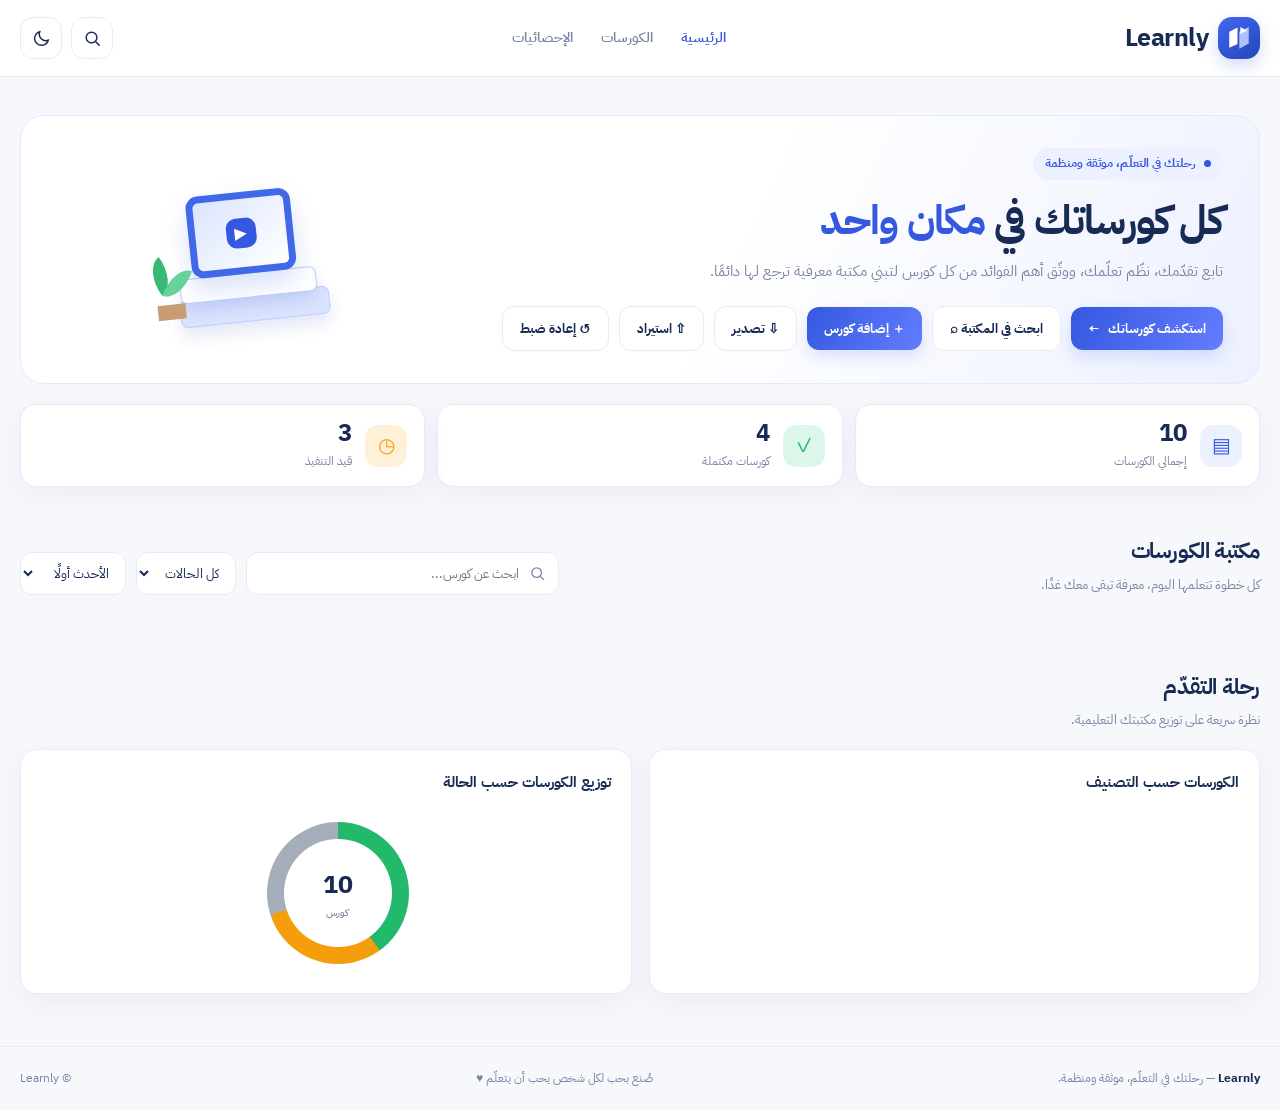
<file: index(1).html>
<!doctype html>
<html lang="ar" dir="rtl">
<head>
<meta charset="utf-8"><meta name="viewport" content="width=device-width,initial-scale=1,viewport-fit=cover"><meta name="theme-color" content="#f7f8ff"><meta name="description" content="Learnly — مركزك الشخصي لمتابعة الكورسات وتوثيق ما تعلمته"><title>Learnly | كورساتك في مكان واحد</title>
<link rel="manifest" href="manifest.webmanifest"><link rel="icon" href="icons/icon-192.png"><link rel="preconnect" href="https://fonts.googleapis.com"><link rel="preconnect" href="https://fonts.gstatic.com" crossorigin><link href="https://fonts.googleapis.com/css2?family=IBM+Plex+Sans+Arabic:wght@400;500;600;700&display=swap" rel="stylesheet">
<style>
:root{--bg:#f7f8fc;--surface:#fff;--surface2:#f2f4ff;--text:#172b55;--muted:#7885a2;--line:#e7ebf5;--primary:#3458df;--primary2:#637dff;--bluewash:#edf1ff;--green:#22b96b;--greenbg:#dcf7e9;--orange:#f59e0b;--orangebg:#fff0d8;--gray:#98a1b2;--graybg:#edf0f5;--shadow:0 8px 28px rgba(37,57,110,.055);--radius:16px}*{box-sizing:border-box}html{scroll-behavior:smooth}body{margin:0;background:var(--bg);color:var(--text);font-family:'IBM Plex Sans Arabic',Tahoma,sans-serif;line-height:1.65}body.dark{--bg:#0b1223;--surface:#111d34;--surface2:#182744;--text:#edf2ff;--muted:#a1aec9;--line:#263653;--bluewash:#1d2d55;--greenbg:#153b31;--orangebg:#49351a;--graybg:#293246;--shadow:0 8px 28px rgba(0,0,0,.16)}button,input,select{font:inherit}button{cursor:pointer}a{color:inherit;text-decoration:none}.container{width:min(1240px,calc(100% - 36px));margin:auto}.topbar{position:sticky;top:0;z-index:20;background:color-mix(in srgb,var(--surface) 92%,transparent);backdrop-filter:blur(16px);border-bottom:1px solid var(--line)}.nav{height:76px;display:flex;align-items:center;justify-content:space-between;gap:22px}.brand{display:flex;align-items:center;gap:10px;font-size:25px;font-weight:700;letter-spacing:-.5px}.brand-mark{width:42px;height:42px;border-radius:14px;background:linear-gradient(145deg,#4268f3,#2445b8);display:grid;place-items:center;color:#fff;box-shadow:0 7px 16px #3458df35}.brand-mark svg{width:26px}.navlinks{display:flex;gap:28px;align-items:center;color:var(--muted);font-size:14px;font-weight:600}.navlinks a.active,.navlinks a:hover{color:var(--primary)}.nav-actions{display:flex;gap:9px;align-items:center}.iconbtn{width:42px;height:42px;border:1px solid var(--line);background:var(--surface);color:var(--text);border-radius:13px;display:grid;place-items:center}.iconbtn svg{width:19px;height:19px}.hero{padding:38px 0 24px}.hero-panel{position:relative;overflow:hidden;border:1px solid #e4e9ff;border-radius:24px;padding:32px 36px;background:linear-gradient(115deg,var(--surface) 0%,var(--surface) 57%,#edf1ff 100%);display:grid;grid-template-columns:1.35fr .65fr;gap:24px;align-items:center}.dark .hero-panel{background:linear-gradient(115deg,var(--surface),var(--surface) 57%,#1b2a4e)}.eyebrow{display:inline-flex;gap:8px;align-items:center;background:var(--bluewash);color:var(--primary);border-radius:999px;padding:6px 12px;font-size:12px;font-weight:700}.eyebrow i{width:7px;height:7px;border-radius:50%;background:var(--primary)}h1{font-size:clamp(27px,3.2vw,42px);line-height:1.3;letter-spacing:-1px;margin:14px 0 12px} .hero p{color:var(--muted);max-width:670px;margin:0 0 22px;font-size:15px}.hero-actions{display:flex;gap:10px;flex-wrap:wrap}.btn{border:0;border-radius:12px;padding:11px 17px;font-weight:700;font-size:13px;display:inline-flex;gap:8px;align-items:center;justify-content:center;transition:transform .15s,box-shadow .15s}.btn:hover{transform:translateY(-1px)}.btn-primary{background:linear-gradient(120deg,var(--primary),var(--primary2));color:#fff;box-shadow:0 7px 16px #3458df2b}.btn-secondary{background:var(--surface);color:var(--text);border:1px solid var(--line)}.hero-art{min-height:190px;display:grid;place-items:center;position:relative}.artbook{width:190px;height:145px;position:relative;transform:rotate(-6deg)}.book{position:absolute;bottom:0;right:14px;width:150px;height:28px;border-radius:7px;background:#dbe4ff;border:1px solid #bdccff;box-shadow:0 9px 16px #2649b520}.book.b2{bottom:24px;right:25px;background:#fff;width:137px;height:25px}.screen{position:absolute;right:43px;bottom:48px;width:105px;height:82px;border:7px solid #4168e9;border-radius:12px;background:linear-gradient(140deg,#dce5ff,#fff);box-shadow:0 12px 24px #3458df2e;display:grid;place-items:center}.play{width:30px;height:30px;background:var(--primary);color:white;border-radius:10px;display:grid;place-items:center}.plant{position:absolute;bottom:10px;left:4px;width:28px;height:45px;border-bottom:15px solid #c89c75}.plant:before,.plant:after{content:'';position:absolute;background:#38b976;width:20px;height:33px;border-radius:100% 0 100% 0;transform:rotate(-30deg);top:-16px;left:-4px}.plant:after{transform:rotate(25deg);left:12px;top:-7px;background:#67d39b}.stats{display:grid;grid-template-columns:repeat(3,1fr);gap:12px;margin-top:20px}.stat{background:var(--surface);border:1px solid var(--line);border-radius:16px;padding:15px 17px;display:flex;align-items:center;gap:13px;box-shadow:var(--shadow)}.stat-icon{width:42px;height:42px;border-radius:13px;background:var(--bluewash);color:var(--primary);display:grid;place-items:center;font-size:20px}.stat-num{font-size:24px;font-weight:700;line-height:1.1}.stat-label{color:var(--muted);font-size:12px;margin-top:5px}.section{padding:22px 0}.section-head{display:flex;align-items:end;justify-content:space-between;gap:14px;margin-bottom:18px}.section-head h2{font-size:22px;margin:0;letter-spacing:-.4px}.section-head p{color:var(--muted);font-size:13px;margin:4px 0 0}.category-row{display:flex;gap:8px;overflow-x:auto;padding:2px 0 10px;scrollbar-width:thin}.chip{white-space:nowrap;border:1px solid var(--line);background:var(--surface);color:var(--muted);border-radius:999px;padding:8px 15px;font-size:12px;font-weight:600}.chip.active{background:var(--primary);border-color:var(--primary);color:#fff}.filters{display:flex;align-items:center;gap:10px;flex-wrap:wrap}.searchbox{height:43px;display:flex;align-items:center;gap:8px;background:var(--surface);border:1px solid var(--line);border-radius:12px;padding:0 12px;min-width:230px}.searchbox svg{width:17px;color:var(--muted);flex-shrink:0}.searchbox input{border:0;outline:0;background:transparent;color:var(--text);width:100%;font-size:13px}.select{height:43px;background:var(--surface);border:1px solid var(--line);border-radius:12px;color:var(--text);padding:0 12px;font-size:13px;outline:none}.course-grid{display:grid;grid-template-columns:repeat(3,minmax(0,1fr));gap:17px}.course-card{background:var(--surface);border:1px solid var(--line);border-radius:17px;overflow:hidden;box-shadow:var(--shadow);transition:transform .18s,border-color .18s;cursor:pointer;min-width:0}.course-card:hover{transform:translateY(-3px);border-color:#c8d2ff}.course-cover{height:145px;position:relative;overflow:hidden;background:linear-gradient(135deg,#eaf0ff,#cdd9ff)}.course-cover img{width:100%;height:100%;object-fit:cover;display:block}.cover-overlay{position:absolute;inset:0;background:linear-gradient(0deg,rgba(17,34,76,.28),transparent 62%)}.status{position:absolute;top:12px;right:12px;border-radius:8px;padding:5px 9px;font-size:10px;font-weight:700;z-index:1}.status.done{background:var(--greenbg);color:var(--green)}.status.progress{background:var(--orangebg);color:#d88900}.status.todo{background:var(--graybg);color:#7b8494}.cover-symbol{position:absolute;bottom:13px;left:14px;font-size:26px;filter:drop-shadow(0 2px 5px #0002)}.card-body{padding:15px 16px 16px}.cat-label{font-size:10px;font-weight:700;color:var(--primary);background:var(--bluewash);border-radius:7px;padding:4px 8px;display:inline-block;margin-bottom:9px}.card-title{font-size:16px;font-weight:700;margin:0 0 5px;line-height:1.55}.instructor{font-size:11px;color:var(--muted)}.meta-row{display:flex;align-items:center;justify-content:space-between;gap:8px;margin-top:14px;padding-top:12px;border-top:1px solid var(--line);font-size:11px;color:var(--muted)}.rating{color:#f59e0b;font-weight:700;white-space:nowrap}.card-foot{display:flex;gap:8px;margin-top:13px}.card-foot .btn{width:100%;padding:9px;font-size:12px}.progressbar{height:5px;background:var(--line);border-radius:99px;overflow:hidden;margin-top:12px}.progressbar span{height:100%;display:block;background:linear-gradient(90deg,var(--primary),#7d92ff);border-radius:99px}.empty{padding:44px 15px;text-align:center;color:var(--muted);background:var(--surface);border:1px dashed var(--line);border-radius:16px;grid-column:1/-1}.analytics{display:grid;grid-template-columns:1fr 1fr;gap:17px}.panel{background:var(--surface);border:1px solid var(--line);border-radius:17px;padding:20px;box-shadow:var(--shadow)}.panel h3{font-size:15px;margin:0 0 18px}.bars{display:grid;gap:14px}.bar-row{display:grid;grid-template-columns:100px 1fr 26px;gap:10px;align-items:center;font-size:12px}.bar-track{height:8px;border-radius:99px;background:var(--line);overflow:hidden}.bar-track span{height:100%;display:block;border-radius:99px;background:linear-gradient(90deg,#3458df,#7d91ff)}.donut-wrap{display:flex;align-items:center;justify-content:center;gap:24px;min-height:160px}.donut{width:142px;height:142px;border-radius:50%;background:conic-gradient(var(--green) 0 40%,var(--orange) 40% 70%,#a5adbb 70% 100%);display:grid;place-items:center;position:relative;flex-shrink:0}.donut:before{content:'';position:absolute;inset:17px;border-radius:50%;background:var(--surface)}.donut-center{position:relative;text-align:center;font-size:25px;font-weight:700}.donut-center small{display:block;font-size:10px;color:var(--muted);font-weight:500}.legend{display:grid;gap:10px;font-size:12px;color:var(--muted)}.legend span{display:flex;align-items:center;gap:8px}.dot{width:9px;height:9px;border-radius:50%;display:inline-block}.footer{margin-top:30px;border-top:1px solid var(--line);padding:22px 0;color:var(--muted);font-size:12px}.footer-inner{display:flex;justify-content:space-between;gap:15px;flex-wrap:wrap}.footer strong{color:var(--text)}
/* details view */
.detail-view{display:none;padding:26px 0 45px}.detail-top{display:flex;align-items:center;justify-content:space-between;gap:12px;margin-bottom:20px}.detail-layout{display:grid;grid-template-columns:minmax(0,1.55fr) minmax(270px,.8fr);gap:20px}.detail-main,.detail-side{background:var(--surface);border:1px solid var(--line);border-radius:18px;overflow:hidden}.detail-cover{height:235px;position:relative}.detail-cover img{width:100%;height:100%;object-fit:cover}.detail-content{padding:24px}.detail-content h1{font-size:29px;margin:12px 0 6px}.detail-content>p{color:var(--muted);font-size:14px}.learned{background:var(--bluewash);border:1px solid #dfe6ff;border-radius:15px;padding:19px;margin:20px 0}.learned h3{margin:0 0 10px;font-size:16px}.learned ul,.detail-content ul{padding-right:21px;margin:0}.learned li,.detail-content li{margin:7px 0;font-size:13px}.detail-content h3{font-size:17px;margin:25px 0 10px}.detail-content table{border-collapse:collapse;width:100%;font-size:12px;margin:12px 0}.detail-content th,.detail-content td{border:1px solid var(--line);padding:10px;text-align:right}.detail-content th{background:var(--surface2)}.detail-side{padding:20px;height:max-content}.detail-side h3{margin:0 0 16px;font-size:16px}.detail-info{display:grid;gap:13px}.info-row{display:flex;justify-content:space-between;gap:10px;font-size:12px;border-bottom:1px solid var(--line);padding-bottom:11px}.info-row span{color:var(--muted)}.detail-side .btn{width:100%;margin-top:17px}.detail-nav{display:flex;justify-content:space-between;gap:10px;margin-top:18px}.toast{position:fixed;bottom:20px;left:20px;background:var(--text);color:var(--surface);padding:11px 16px;border-radius:12px;box-shadow:var(--shadow);font-size:13px;opacity:0;transform:translateY(10px);transition:.2s;pointer-events:none;z-index:100}.toast.show{opacity:1;transform:translateY(0)}
@media(max-width:900px){.hero-panel{grid-template-columns:1fr .45fr;padding:26px}.hero-art{transform:scale(.8)}.course-grid{grid-template-columns:repeat(2,minmax(0,1fr))}.detail-layout{grid-template-columns:1fr}.detail-side{order:-1}.navlinks{gap:15px}.analytics{grid-template-columns:1fr 1fr}}@media(max-width:620px){.container{width:calc(100% - 26px)}.nav{height:64px}.brand{font-size:22px}.brand-mark{width:37px;height:37px}.navlinks{display:none}.hero{padding-top:20px}.hero-panel{display:block;padding:23px 20px;border-radius:20px}.hero-art{display:none}.hero p{font-size:13px}.stats{gap:8px;margin-top:13px}.stat{padding:12px 9px;display:block;text-align:center}.stat-icon{margin:0 auto 8px;width:34px;height:34px;font-size:16px}.stat-num{font-size:20px}.stat-label{font-size:10px}.section{padding:16px 0}.section-head{align-items:start;flex-direction:column}.section-head h2{font-size:20px}.filters{width:100%}.searchbox{min-width:0;flex:1;width:100%}.select{flex:1;min-width:0}.course-grid{grid-template-columns:1fr;gap:13px}.course-cover{height:165px}.card-body{padding:14px}.analytics{grid-template-columns:1fr}.donut-wrap{gap:17px}.donut{width:125px;height:125px}.donut:before{inset:15px}.detail-top{align-items:flex-start;flex-direction:column}.detail-cover{height:180px}.detail-content{padding:18px}.detail-content h1{font-size:24px}.detail-side{padding:16px}.footer-inner{flex-direction:column}.bar-row{grid-template-columns:90px 1fr 22px}}@media(prefers-reduced-motion:reduce){*{scroll-behavior:auto!important;transition:none!important}}

/* أدوات إدارة المحتوى */
.hero-actions{align-items:center}.hero-actions .btn{min-height:42px}.modal-backdrop{display:none;position:fixed;inset:0;z-index:100;background:#101a32a8;backdrop-filter:blur(5px);padding:20px;overflow:auto;align-items:flex-start;justify-content:center}.modal-backdrop.open{display:flex}.editor-modal{width:min(850px,100%);margin:auto;background:var(--surface);color:var(--text);border:1px solid var(--line);border-radius:20px;box-shadow:0 25px 80px #0003;padding:22px}.editor-head{display:flex;justify-content:space-between;align-items:center;gap:14px;margin-bottom:20px}.editor-head h2{font-size:23px;margin:8px 0 0}.form-grid{display:grid;grid-template-columns:repeat(2,minmax(0,1fr));gap:14px}.form-grid label{display:grid;gap:6px;font-size:12px;font-weight:700;color:var(--muted)}.form-grid label.wide{grid-column:1/-1}.form-grid input,.form-grid select,.form-grid textarea{width:100%;min-width:0;border:1px solid var(--line);border-radius:11px;padding:11px 12px;background:var(--bg);color:var(--text);outline:none;font:inherit;font-size:13px}.form-grid input:focus,.form-grid select:focus,.form-grid textarea:focus{border-color:var(--primary);box-shadow:0 0 0 3px #3458df18}.form-grid textarea{resize:vertical}.form-grid small{font-size:11px;font-weight:400}.editor-actions{display:flex;justify-content:flex-end;gap:10px;margin-top:20px;padding-top:16px;border-top:1px solid var(--line)}.manage-card-actions{display:flex;gap:7px;margin-top:9px}.manage-card-actions .btn{flex:1;padding:8px 5px;font-size:11px}.course-link-btn{width:100%;margin-top:10px}.no-image{display:grid;place-items:center;height:100%;font-size:42px;background:linear-gradient(135deg,#edf1ff,#dbe4ff)}.upload-label{border:1px dashed var(--line);padding:12px;border-radius:12px}.danger-btn{color:#c24141!important}.editor-help{font-size:12px;color:var(--muted)}@media(max-width:620px){.hero-actions .btn{flex:1}.form-grid{grid-template-columns:1fr}.form-grid label.wide{grid-column:auto}.modal-backdrop{padding:8px}.editor-modal{padding:16px;border-radius:16px}.editor-head h2{font-size:20px}}
</style></head>
<body>
<header class="topbar"><div class="container nav"><a href="#home" class="brand" aria-label="Learnly الرئيسية"><span class="brand-mark"><svg viewBox="0 0 40 40" fill="none"><path d="M5 10.5 17.7 4v25.2L5 35V10.5Z" fill="white"/><path d="M20.5 10.4 35 3v25.4l-14.5 8V10.4Z" fill="#AFC0FF"/><path d="m22 3 10 5.5-10 5.8V3Z" fill="white"/></svg></span>Learnly</a><nav class="navlinks"><a href="#home" class="active">الرئيسية</a><a href="#courses">الكورسات</a><a href="#analytics">الإحصائيات</a></nav><div class="nav-actions"><button class="iconbtn" id="focusSearch" aria-label="بحث"><svg viewBox="0 0 24 24" fill="none" stroke="currentColor" stroke-width="1.8"><circle cx="10.8" cy="10.8" r="6.8"/><path d="m16 16 5 5"/></svg></button><button class="iconbtn" id="themeToggle" aria-label="تغيير المظهر"><svg viewBox="0 0 24 24" fill="none" stroke="currentColor" stroke-width="1.8"><path d="M20.5 14.2A8.3 8.3 0 0 1 9.8 3.5 8.7 8.7 0 1 0 20.5 14.2Z"/></svg></button></div></div></header>
<main id="mainPage"><section class="hero" id="home"><div class="container"><div class="hero-panel"><div><span class="eyebrow"><i></i> رحلتك في التعلّم، موثقة ومنظمة</span><h1>كل كورساتك في <span style="color:var(--primary)">مكان واحد</span></h1><p>تابع تقدّمك، نظّم تعلّمك، ووثّق أهم الفوائد من كل كورس لتبني مكتبة معرفية ترجع لها دائمًا.</p><div class="hero-actions"><a class="btn btn-primary" href="#courses">استكشف كورساتك <span>←</span></a><button class="btn btn-secondary" id="heroSearch">ابحث في المكتبة ⌕</button><button class="btn btn-primary" id="addCourseBtn">＋ إضافة كورس</button><button class="btn btn-secondary" id="exportBtn">⇩ تصدير</button><button class="btn btn-secondary" id="importBtn">⇧ استيراد</button><button class="btn btn-secondary" id="resetBtn">↺ إعادة ضبط</button><input type="file" id="importFile" accept="application/json,.json" hidden></div></div><div class="hero-art" aria-hidden="true"><div class="artbook"><div class="book"></div><div class="book b2"></div><div class="screen"><span class="play">▶</span></div><div class="plant"></div></div></div></div><div class="stats"><div class="stat"><div class="stat-icon">▤</div><div><div class="stat-num" id="totalCount">10</div><div class="stat-label">إجمالي الكورسات</div></div></div><div class="stat"><div class="stat-icon" style="color:var(--green);background:var(--greenbg)">✓</div><div><div class="stat-num" id="doneCount">4</div><div class="stat-label">كورسات مكتملة</div></div></div><div class="stat"><div class="stat-icon" style="color:var(--orange);background:var(--orangebg)">◷</div><div><div class="stat-num" id="progressCount">3</div><div class="stat-label">قيد التنفيذ</div></div></div></div></div></section>
<section class="section" id="courses"><div class="container"><div class="section-head"><div><h2>مكتبة الكورسات</h2><p>كل خطوة تتعلمها اليوم، معرفة تبقى معك غدًا.</p></div><div class="filters"><label class="searchbox"><svg viewBox="0 0 24 24" fill="none" stroke="currentColor" stroke-width="1.8"><circle cx="10.8" cy="10.8" r="6.8"/><path d="m16 16 5 5"/></svg><input id="searchInput" placeholder="ابحث عن كورس..." aria-label="ابحث عن كورس"></label><select id="statusFilter" class="select" aria-label="فلترة الحالة"><option value="all">كل الحالات</option><option value="todo">لم تبدأ</option><option value="progress">قيد التنفيذ</option><option value="done">مكتمل</option></select><select id="sortSelect" class="select" aria-label="ترتيب الكورسات"><option value="newest">الأحدث أولًا</option><option value="oldest">الأقدم أولًا</option><option value="rating">الأعلى تقييمًا</option><option value="name">الاسم</option></select></div></div><div class="category-row" id="categoryChips"></div><div class="course-grid" id="courseGrid"></div></div></section>
<section class="section" id="analytics"><div class="container"><div class="section-head"><div><h2>رحلة التقدّم</h2><p>نظرة سريعة على توزيع مكتبتك التعليمية.</p></div></div><div class="analytics"><div class="panel"><h3>الكورسات حسب التصنيف</h3><div class="bars" id="categoryBars"></div></div><div class="panel"><h3>توزيع الكورسات حسب الحالة</h3><div class="donut-wrap"><div class="donut" id="donutChart"><div class="donut-center"><span id="donutTotal">10</span><small>كورس</small></div></div><div class="legend" id="statusLegend"></div></div></div></div></div></section>
<footer class="footer"><div class="container footer-inner"><span><strong>Learnly</strong> — رحلتك في التعلّم، موثقة ومنظمة.</span><span>صُنع بحب لكل شخص يحب أن يتعلّم ♥</span><span>© <span id="year"></span> Learnly</span></div></footer></main>
<section class="detail-view" id="detailView"><div class="container"><div class="detail-top"><button class="btn btn-secondary" id="backBtn">→ العودة إلى الكورسات</button><div class="detail-nav"><button class="btn btn-secondary" id="prevBtn">الكورس السابق</button><button class="btn btn-secondary" id="nextBtn">الكورس التالي ←</button></div></div><div id="detailContent"></div></div></section><div class="modal-backdrop" id="editorBackdrop" aria-hidden="true"><section class="editor-modal" role="dialog" aria-modal="true" aria-labelledby="editorTitle"><div class="editor-head"><div><span class="eyebrow"><i></i> إدارة المكتبة</span><h2 id="editorTitle">إضافة كورس جديد</h2></div><button class="iconbtn" type="button" id="closeEditor" aria-label="إغلاق">✕</button></div><form id="courseForm"><input type="hidden" id="editId"><div class="form-grid"><label>اسم الكورس *<input id="fName" required maxlength="180" placeholder="مثال: أساسيات التصميم"></label><label>المقدم / المنصة<input id="fInstructor" placeholder="Udemy، Coursera..."></label><label>التصنيف *<input id="fCategory" list="categoryOptions" required placeholder="اختر أو اكتب تصنيفًا"><datalist id="categoryOptions"></datalist></label><label>الحالة<select id="fStatus"><option value="todo">لم تبدأ</option><option value="progress">قيد التنفيذ</option><option value="done">تم</option></select></label><label>تاريخ البدء<input id="fStart" type="date"></label><label>تاريخ الانتهاء<input id="fEnd" type="date"></label><label>آخر مراجعة<input id="fReview" type="date"></label><label>التقييم (من 0 إلى 5)<input id="fRating" type="number" min="0" max="5" step="0.1" value="0"></label><label>نسبة التقدم (%)<input id="fProgress" type="number" min="0" max="100" step="1" value="0"></label><label>رابط الكورس<input id="fLink" type="url" placeholder="https://..."></label><label class="wide">رابط صورة الغلاف<input id="fImage" type="url" placeholder="https://... أو ارفع صورة أدناه"></label><label class="wide upload-label">أو ارفع صورة من جهازك<input id="fImageFile" type="file" accept="image/*"><small>سيتم تصغير الصورة لتناسب الموقع وملف التصدير.</small></label><label class="wide">وصف الكورس<textarea id="fDescription" rows="3" placeholder="ما موضوع الكورس؟"></textarea></label><label class="wide">أهم ما تعلمته (كل نقطة في سطر)<textarea id="fLearned" rows="4" placeholder="النقطة الأولى&#10;النقطة الثانية"></textarea></label><label class="wide">الأقسام التفصيلية (كل سطر: عنوان القسم | نقطة 1؛ نقطة 2)<textarea id="fSections" rows="4" placeholder="المفاهيم الأساسية | الفكرة الأولى؛ الفكرة الثانية&#10;تطبيق عملي | جرّب ما تعلمته"></textarea><small>اكتب عنوان القسم ثم | ثم النقاط مفصولة بفاصلة منقوطة ؛</small></label></div><div class="editor-actions"><button type="button" class="btn btn-secondary" id="cancelEditor">إلغاء</button><button type="submit" class="btn btn-primary">حفظ الكورس</button></div></form></section></div><div class="toast" id="toast"></div>
<script src="app.js"></script></body></html>
</file>
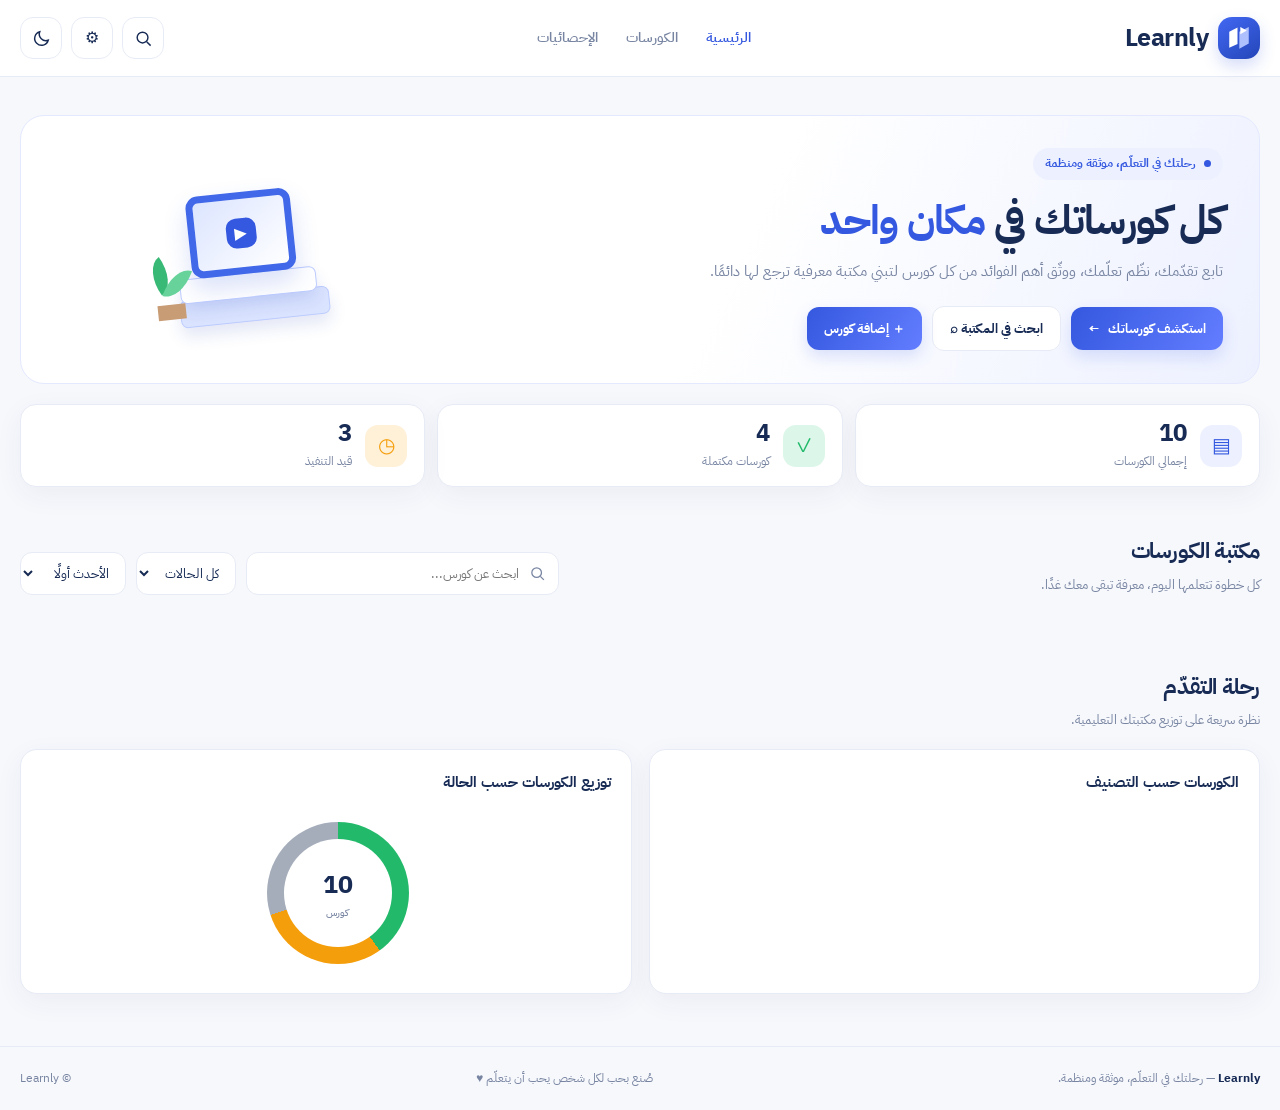
<file: index(2).html>
<!doctype html>
<html lang="ar" dir="rtl">
<head>
<meta charset="utf-8"><meta name="viewport" content="width=device-width,initial-scale=1,viewport-fit=cover"><meta name="theme-color" content="#f7f8ff"><meta name="description" content="Learnly — مركزك الشخصي لمتابعة الكورسات وتوثيق ما تعلمته"><title>Learnly | كورساتك في مكان واحد</title>
<link rel="manifest" href="manifest.webmanifest"><link rel="icon" href="icons/icon-192.png"><link rel="preconnect" href="https://fonts.googleapis.com"><link rel="preconnect" href="https://fonts.gstatic.com" crossorigin><link href="https://fonts.googleapis.com/css2?family=IBM+Plex+Sans+Arabic:wght@400;500;600;700&display=swap" rel="stylesheet">
<style>
:root{--bg:#f7f8fc;--surface:#fff;--surface2:#f2f4ff;--text:#172b55;--muted:#7885a2;--line:#e7ebf5;--primary:#3458df;--primary2:#637dff;--bluewash:#edf1ff;--green:#22b96b;--greenbg:#dcf7e9;--orange:#f59e0b;--orangebg:#fff0d8;--gray:#98a1b2;--graybg:#edf0f5;--shadow:0 8px 28px rgba(37,57,110,.055);--radius:16px}*{box-sizing:border-box}html{scroll-behavior:smooth}body{margin:0;background:var(--bg);color:var(--text);font-family:'IBM Plex Sans Arabic',Tahoma,sans-serif;line-height:1.65}body.dark{--bg:#0b1223;--surface:#111d34;--surface2:#182744;--text:#edf2ff;--muted:#a1aec9;--line:#263653;--bluewash:#1d2d55;--greenbg:#153b31;--orangebg:#49351a;--graybg:#293246;--shadow:0 8px 28px rgba(0,0,0,.16)}button,input,select{font:inherit}button{cursor:pointer}a{color:inherit;text-decoration:none}.container{width:min(1240px,calc(100% - 36px));margin:auto}.topbar{position:sticky;top:0;z-index:20;background:color-mix(in srgb,var(--surface) 92%,transparent);backdrop-filter:blur(16px);border-bottom:1px solid var(--line)}.nav{height:76px;display:flex;align-items:center;justify-content:space-between;gap:22px}.brand{display:flex;align-items:center;gap:10px;font-size:25px;font-weight:700;letter-spacing:-.5px}.brand-mark{width:42px;height:42px;border-radius:14px;background:linear-gradient(145deg,#4268f3,#2445b8);display:grid;place-items:center;color:#fff;box-shadow:0 7px 16px #3458df35}.brand-mark svg{width:26px}.navlinks{display:flex;gap:28px;align-items:center;color:var(--muted);font-size:14px;font-weight:600}.navlinks a.active,.navlinks a:hover{color:var(--primary)}.nav-actions{display:flex;gap:9px;align-items:center}.iconbtn{width:42px;height:42px;border:1px solid var(--line);background:var(--surface);color:var(--text);border-radius:13px;display:grid;place-items:center}.iconbtn svg{width:19px;height:19px}.hero{padding:38px 0 24px}.hero-panel{position:relative;overflow:hidden;border:1px solid #e4e9ff;border-radius:24px;padding:32px 36px;background:linear-gradient(115deg,var(--surface) 0%,var(--surface) 57%,#edf1ff 100%);display:grid;grid-template-columns:1.35fr .65fr;gap:24px;align-items:center}.dark .hero-panel{background:linear-gradient(115deg,var(--surface),var(--surface) 57%,#1b2a4e)}.eyebrow{display:inline-flex;gap:8px;align-items:center;background:var(--bluewash);color:var(--primary);border-radius:999px;padding:6px 12px;font-size:12px;font-weight:700}.eyebrow i{width:7px;height:7px;border-radius:50%;background:var(--primary)}h1{font-size:clamp(27px,3.2vw,42px);line-height:1.3;letter-spacing:-1px;margin:14px 0 12px} .hero p{color:var(--muted);max-width:670px;margin:0 0 22px;font-size:15px}.hero-actions{display:flex;gap:10px;flex-wrap:wrap}.btn{border:0;border-radius:12px;padding:11px 17px;font-weight:700;font-size:13px;display:inline-flex;gap:8px;align-items:center;justify-content:center;transition:transform .15s,box-shadow .15s}.btn:hover{transform:translateY(-1px)}.btn-primary{background:linear-gradient(120deg,var(--primary),var(--primary2));color:#fff;box-shadow:0 7px 16px #3458df2b}.btn-secondary{background:var(--surface);color:var(--text);border:1px solid var(--line)}.hero-art{min-height:190px;display:grid;place-items:center;position:relative}.artbook{width:190px;height:145px;position:relative;transform:rotate(-6deg)}.book{position:absolute;bottom:0;right:14px;width:150px;height:28px;border-radius:7px;background:#dbe4ff;border:1px solid #bdccff;box-shadow:0 9px 16px #2649b520}.book.b2{bottom:24px;right:25px;background:#fff;width:137px;height:25px}.screen{position:absolute;right:43px;bottom:48px;width:105px;height:82px;border:7px solid #4168e9;border-radius:12px;background:linear-gradient(140deg,#dce5ff,#fff);box-shadow:0 12px 24px #3458df2e;display:grid;place-items:center}.play{width:30px;height:30px;background:var(--primary);color:white;border-radius:10px;display:grid;place-items:center}.plant{position:absolute;bottom:10px;left:4px;width:28px;height:45px;border-bottom:15px solid #c89c75}.plant:before,.plant:after{content:'';position:absolute;background:#38b976;width:20px;height:33px;border-radius:100% 0 100% 0;transform:rotate(-30deg);top:-16px;left:-4px}.plant:after{transform:rotate(25deg);left:12px;top:-7px;background:#67d39b}.stats{display:grid;grid-template-columns:repeat(3,1fr);gap:12px;margin-top:20px}.stat{background:var(--surface);border:1px solid var(--line);border-radius:16px;padding:15px 17px;display:flex;align-items:center;gap:13px;box-shadow:var(--shadow)}.stat-icon{width:42px;height:42px;border-radius:13px;background:var(--bluewash);color:var(--primary);display:grid;place-items:center;font-size:20px}.stat-num{font-size:24px;font-weight:700;line-height:1.1}.stat-label{color:var(--muted);font-size:12px;margin-top:5px}.section{padding:22px 0}.section-head{display:flex;align-items:end;justify-content:space-between;gap:14px;margin-bottom:18px}.section-head h2{font-size:22px;margin:0;letter-spacing:-.4px}.section-head p{color:var(--muted);font-size:13px;margin:4px 0 0}.category-row{display:flex;gap:8px;overflow-x:auto;padding:2px 0 10px;scrollbar-width:thin}.chip{white-space:nowrap;border:1px solid var(--line);background:var(--surface);color:var(--muted);border-radius:999px;padding:8px 15px;font-size:12px;font-weight:600}.chip.active{background:var(--primary);border-color:var(--primary);color:#fff}.filters{display:flex;align-items:center;gap:10px;flex-wrap:wrap}.searchbox{height:43px;display:flex;align-items:center;gap:8px;background:var(--surface);border:1px solid var(--line);border-radius:12px;padding:0 12px;min-width:230px}.searchbox svg{width:17px;color:var(--muted);flex-shrink:0}.searchbox input{border:0;outline:0;background:transparent;color:var(--text);width:100%;font-size:13px}.select{height:43px;background:var(--surface);border:1px solid var(--line);border-radius:12px;color:var(--text);padding:0 12px;font-size:13px;outline:none}.course-grid{display:grid;grid-template-columns:repeat(3,minmax(0,1fr));gap:17px}.course-card{background:var(--surface);border:1px solid var(--line);border-radius:17px;overflow:hidden;box-shadow:var(--shadow);transition:border-color .18s;min-width:0}.course-card:hover{border-color:var(--line)}.course-cover{height:145px;position:relative;overflow:hidden;background:linear-gradient(135deg,#eaf0ff,#cdd9ff)}.course-cover img{width:100%;height:100%;object-fit:cover;display:block}.cover-overlay{position:absolute;inset:0;background:linear-gradient(0deg,rgba(17,34,76,.28),transparent 62%)}.status{position:absolute;top:12px;right:12px;border-radius:8px;padding:5px 9px;font-size:10px;font-weight:700;z-index:1}.status.done{background:var(--greenbg);color:var(--green)}.status.progress{background:var(--orangebg);color:#d88900}.status.todo{background:var(--graybg);color:#7b8494}.cover-symbol{position:absolute;bottom:13px;left:14px;font-size:26px;filter:drop-shadow(0 2px 5px #0002)}.card-body{padding:15px 16px 16px}.cat-label{font-size:10px;font-weight:700;color:var(--primary);background:var(--bluewash);border-radius:7px;padding:4px 8px;display:inline-block;margin-bottom:9px}.card-title{font-size:16px;font-weight:700;margin:0 0 5px;line-height:1.55}.instructor{font-size:11px;color:var(--muted)}.meta-row{display:flex;align-items:center;justify-content:space-between;gap:8px;margin-top:14px;padding-top:12px;border-top:1px solid var(--line);font-size:11px;color:var(--muted)}.rating{color:#f59e0b;font-weight:700;white-space:nowrap}.card-foot{display:flex;gap:8px;margin-top:13px}.card-foot .btn{width:100%;padding:9px;font-size:12px}.progressbar{height:5px;background:var(--line);border-radius:99px;overflow:hidden;margin-top:12px}.progressbar span{height:100%;display:block;background:linear-gradient(90deg,var(--primary),#7d92ff);border-radius:99px}.empty{padding:44px 15px;text-align:center;color:var(--muted);background:var(--surface);border:1px dashed var(--line);border-radius:16px;grid-column:1/-1}.analytics{display:grid;grid-template-columns:1fr 1fr;gap:17px}.panel{background:var(--surface);border:1px solid var(--line);border-radius:17px;padding:20px;box-shadow:var(--shadow)}.panel h3{font-size:15px;margin:0 0 18px}.bars{display:grid;gap:14px}.bar-row{display:grid;grid-template-columns:100px 1fr 26px;gap:10px;align-items:center;font-size:12px}.bar-track{height:8px;border-radius:99px;background:var(--line);overflow:hidden}.bar-track span{height:100%;display:block;border-radius:99px;background:linear-gradient(90deg,#3458df,#7d91ff)}.donut-wrap{display:flex;align-items:center;justify-content:center;gap:24px;min-height:160px}.donut{width:142px;height:142px;border-radius:50%;background:conic-gradient(var(--green) 0 40%,var(--orange) 40% 70%,#a5adbb 70% 100%);display:grid;place-items:center;position:relative;flex-shrink:0}.donut:before{content:'';position:absolute;inset:17px;border-radius:50%;background:var(--surface)}.donut-center{position:relative;text-align:center;font-size:25px;font-weight:700}.donut-center small{display:block;font-size:10px;color:var(--muted);font-weight:500}.legend{display:grid;gap:10px;font-size:12px;color:var(--muted)}.legend span{display:flex;align-items:center;gap:8px}.dot{width:9px;height:9px;border-radius:50%;display:inline-block}.footer{margin-top:30px;border-top:1px solid var(--line);padding:22px 0;color:var(--muted);font-size:12px}.footer-inner{display:flex;justify-content:space-between;gap:15px;flex-wrap:wrap}.footer strong{color:var(--text)}
/* details view */
.detail-view{display:none;padding:26px 0 45px}.detail-top{display:flex;align-items:center;justify-content:space-between;gap:12px;margin-bottom:20px}.detail-layout{display:grid;grid-template-columns:minmax(0,1.55fr) minmax(270px,.8fr);gap:20px}.detail-main,.detail-side{background:var(--surface);border:1px solid var(--line);border-radius:18px;overflow:hidden}.detail-cover{height:235px;position:relative}.detail-cover img{width:100%;height:100%;object-fit:cover}.detail-content{padding:24px}.detail-content h1{font-size:29px;margin:12px 0 6px}.detail-content>p{color:var(--muted);font-size:14px}.learned{background:var(--bluewash);border:1px solid #dfe6ff;border-radius:15px;padding:19px;margin:20px 0}.learned h3{margin:0 0 10px;font-size:16px}.learned ul,.detail-content ul{padding-right:21px;margin:0}.learned li,.detail-content li{margin:7px 0;font-size:13px}.detail-content h3{font-size:17px;margin:25px 0 10px}.detail-content table{border-collapse:collapse;width:100%;font-size:12px;margin:12px 0}.detail-content th,.detail-content td{border:1px solid var(--line);padding:10px;text-align:right}.detail-content th{background:var(--surface2)}.detail-side{padding:20px;height:max-content}.detail-side h3{margin:0 0 16px;font-size:16px}.detail-info{display:grid;gap:13px}.info-row{display:flex;justify-content:space-between;gap:10px;font-size:12px;border-bottom:1px solid var(--line);padding-bottom:11px}.info-row span{color:var(--muted)}.detail-side .btn{width:100%;margin-top:17px}.detail-nav{display:flex;justify-content:space-between;gap:10px;margin-top:18px}.toast{position:fixed;bottom:20px;left:20px;background:var(--text);color:var(--surface);padding:11px 16px;border-radius:12px;box-shadow:var(--shadow);font-size:13px;opacity:0;transform:translateY(10px);transition:.2s;pointer-events:none;z-index:100}.toast.show{opacity:1;transform:translateY(0)}
@media(max-width:900px){.hero-panel{grid-template-columns:1fr .45fr;padding:26px}.hero-art{transform:scale(.8)}.course-grid{grid-template-columns:repeat(2,minmax(0,1fr))}.detail-layout{grid-template-columns:1fr}.detail-side{order:-1}.navlinks{gap:15px}.analytics{grid-template-columns:1fr 1fr}}@media(max-width:620px){.container{width:calc(100% - 26px)}.nav{height:64px}.brand{font-size:22px}.brand-mark{width:37px;height:37px}.navlinks{display:none}.hero{padding-top:20px}.hero-panel{display:block;padding:23px 20px;border-radius:20px}.hero-art{display:none}.hero p{font-size:13px}.stats{gap:8px;margin-top:13px}.stat{padding:12px 9px;display:block;text-align:center}.stat-icon{margin:0 auto 8px;width:34px;height:34px;font-size:16px}.stat-num{font-size:20px}.stat-label{font-size:10px}.section{padding:16px 0}.section-head{align-items:start;flex-direction:column}.section-head h2{font-size:20px}.filters{width:100%}.searchbox{min-width:0;flex:1;width:100%}.select{flex:1;min-width:0}.course-grid{grid-template-columns:1fr;gap:13px}.course-cover{height:165px}.card-body{padding:14px}.analytics{grid-template-columns:1fr}.donut-wrap{gap:17px}.donut{width:125px;height:125px}.donut:before{inset:15px}.detail-top{align-items:flex-start;flex-direction:column}.detail-cover{height:180px}.detail-content{padding:18px}.detail-content h1{font-size:24px}.detail-side{padding:16px}.footer-inner{flex-direction:column}.bar-row{grid-template-columns:90px 1fr 22px}}@media(prefers-reduced-motion:reduce){*{scroll-behavior:auto!important;transition:none!important}}

/* أدوات إدارة المحتوى */
.hero-actions{align-items:center}.hero-actions .btn{min-height:42px}.modal-backdrop{display:none;position:fixed;inset:0;z-index:100;background:#101a32a8;backdrop-filter:blur(5px);padding:20px;overflow:auto;align-items:flex-start;justify-content:center}.modal-backdrop.open{display:flex}.editor-modal{width:min(850px,100%);margin:auto;background:var(--surface);color:var(--text);border:1px solid var(--line);border-radius:20px;box-shadow:0 25px 80px #0003;padding:22px}.editor-head{display:flex;justify-content:space-between;align-items:center;gap:14px;margin-bottom:20px}.editor-head h2{font-size:23px;margin:8px 0 0}.form-grid{display:grid;grid-template-columns:repeat(2,minmax(0,1fr));gap:14px}.form-grid label{display:grid;gap:6px;font-size:12px;font-weight:700;color:var(--muted)}.form-grid label.wide{grid-column:1/-1}.form-grid input,.form-grid select,.form-grid textarea{width:100%;min-width:0;border:1px solid var(--line);border-radius:11px;padding:11px 12px;background:var(--bg);color:var(--text);outline:none;font:inherit;font-size:13px}.form-grid input:focus,.form-grid select:focus,.form-grid textarea:focus{border-color:var(--primary);box-shadow:0 0 0 3px #3458df18}.form-grid textarea{resize:vertical}.form-grid small{font-size:11px;font-weight:400}.editor-actions{display:flex;justify-content:flex-end;gap:10px;margin-top:20px;padding-top:16px;border-top:1px solid var(--line)}.manage-card-actions{display:flex;gap:7px;margin-top:9px}.manage-card-actions .btn{flex:1;padding:8px 5px;font-size:11px}.course-link-btn{width:100%;margin-top:10px}.no-image{display:grid;place-items:center;height:100%;font-size:42px;background:linear-gradient(135deg,#edf1ff,#dbe4ff)}.upload-label{border:1px dashed var(--line);padding:12px;border-radius:12px}.danger-btn{color:#c24141!important}.editor-help{font-size:12px;color:var(--muted)}@media(max-width:620px){.hero-actions .btn{flex:1}.form-grid{grid-template-columns:1fr}.form-grid label.wide{grid-column:auto}.modal-backdrop{padding:8px}.editor-modal{padding:16px;border-radius:16px}.editor-head h2{font-size:20px}}
.settings-modal{width:min(480px,100%)}.settings-actions{display:grid;gap:10px}.settings-actions .btn{width:100%}.settings-version{margin-top:20px;padding:15px;border:1px solid var(--line);border-radius:13px;display:grid;gap:4px;background:var(--surface2)}.settings-version span,.settings-version small{color:var(--muted);font-size:12px}.settings-version strong{font-size:18px;color:var(--primary)}@media(max-width:520px){.navlinks{display:none}.brand{font-size:21px}.nav{gap:8px}.nav-actions{gap:6px}.iconbtn{width:38px;height:38px}}
</style></head>
<body>
<header class="topbar"><div class="container nav"><a href="#home" class="brand" aria-label="Learnly الرئيسية"><span class="brand-mark"><svg viewBox="0 0 40 40" fill="none"><path d="M5 10.5 17.7 4v25.2L5 35V10.5Z" fill="white"/><path d="M20.5 10.4 35 3v25.4l-14.5 8V10.4Z" fill="#AFC0FF"/><path d="m22 3 10 5.5-10 5.8V3Z" fill="white"/></svg></span>Learnly</a><nav class="navlinks"><a href="#home" class="active">الرئيسية</a><a href="#courses">الكورسات</a><a href="#analytics">الإحصائيات</a></nav><div class="nav-actions"><button class="iconbtn" id="focusSearch" aria-label="بحث"><svg viewBox="0 0 24 24" fill="none" stroke="currentColor" stroke-width="1.8"><circle cx="10.8" cy="10.8" r="6.8"/><path d="m16 16 5 5"/></svg></button><button class="iconbtn" id="settingsBtn" aria-label="الإعدادات" title="الإعدادات">⚙</button><button class="iconbtn" id="themeToggle" aria-label="تغيير المظهر"><svg viewBox="0 0 24 24" fill="none" stroke="currentColor" stroke-width="1.8"><path d="M20.5 14.2A8.3 8.3 0 0 1 9.8 3.5 8.7 8.7 0 1 0 20.5 14.2Z"/></svg></button></div></div></header>
<main id="mainPage"><section class="hero" id="home"><div class="container"><div class="hero-panel"><div><span class="eyebrow"><i></i> رحلتك في التعلّم، موثقة ومنظمة</span><h1>كل كورساتك في <span style="color:var(--primary)">مكان واحد</span></h1><p>تابع تقدّمك، نظّم تعلّمك، ووثّق أهم الفوائد من كل كورس لتبني مكتبة معرفية ترجع لها دائمًا.</p><div class="hero-actions"><a class="btn btn-primary" href="#courses">استكشف كورساتك <span>←</span></a><button class="btn btn-secondary" id="heroSearch">ابحث في المكتبة ⌕</button><button class="btn btn-primary" id="addCourseBtn">＋ إضافة كورس</button></div></div><div class="hero-art" aria-hidden="true"><div class="artbook"><div class="book"></div><div class="book b2"></div><div class="screen"><span class="play">▶</span></div><div class="plant"></div></div></div></div><div class="stats"><div class="stat"><div class="stat-icon">▤</div><div><div class="stat-num" id="totalCount">10</div><div class="stat-label">إجمالي الكورسات</div></div></div><div class="stat"><div class="stat-icon" style="color:var(--green);background:var(--greenbg)">✓</div><div><div class="stat-num" id="doneCount">4</div><div class="stat-label">كورسات مكتملة</div></div></div><div class="stat"><div class="stat-icon" style="color:var(--orange);background:var(--orangebg)">◷</div><div><div class="stat-num" id="progressCount">3</div><div class="stat-label">قيد التنفيذ</div></div></div></div></div></section>
<section class="section" id="courses"><div class="container"><div class="section-head"><div><h2>مكتبة الكورسات</h2><p>كل خطوة تتعلمها اليوم، معرفة تبقى معك غدًا.</p></div><div class="filters"><label class="searchbox"><svg viewBox="0 0 24 24" fill="none" stroke="currentColor" stroke-width="1.8"><circle cx="10.8" cy="10.8" r="6.8"/><path d="m16 16 5 5"/></svg><input id="searchInput" placeholder="ابحث عن كورس..." aria-label="ابحث عن كورس"></label><select id="statusFilter" class="select" aria-label="فلترة الحالة"><option value="all">كل الحالات</option><option value="todo">لم تبدأ</option><option value="progress">قيد التنفيذ</option><option value="done">مكتمل</option></select><select id="sortSelect" class="select" aria-label="ترتيب الكورسات"><option value="newest">الأحدث أولًا</option><option value="oldest">الأقدم أولًا</option><option value="rating">الأعلى تقييمًا</option><option value="name">الاسم</option></select></div></div><div class="category-row" id="categoryChips"></div><div class="course-grid" id="courseGrid"></div></div></section>
<section class="section" id="analytics"><div class="container"><div class="section-head"><div><h2>رحلة التقدّم</h2><p>نظرة سريعة على توزيع مكتبتك التعليمية.</p></div></div><div class="analytics"><div class="panel"><h3>الكورسات حسب التصنيف</h3><div class="bars" id="categoryBars"></div></div><div class="panel"><h3>توزيع الكورسات حسب الحالة</h3><div class="donut-wrap"><div class="donut" id="donutChart"><div class="donut-center"><span id="donutTotal">10</span><small>كورس</small></div></div><div class="legend" id="statusLegend"></div></div></div></div></div></section>
<footer class="footer"><div class="container footer-inner"><span><strong>Learnly</strong> — رحلتك في التعلّم، موثقة ومنظمة.</span><span>صُنع بحب لكل شخص يحب أن يتعلّم ♥</span><span>© <span id="year"></span> Learnly</span></div></footer></main>
<section class="detail-view" id="detailView"><div class="container"><div class="detail-top"><button class="btn btn-secondary" id="backBtn">← الرئيسية</button></div><div id="detailContent"></div></div></section><div class="modal-backdrop" id="editorBackdrop" aria-hidden="true"><section class="editor-modal" role="dialog" aria-modal="true" aria-labelledby="editorTitle"><div class="editor-head"><div><span class="eyebrow"><i></i> إدارة المكتبة</span><h2 id="editorTitle">إضافة كورس جديد</h2></div><button class="iconbtn" type="button" id="closeEditor" aria-label="إغلاق">✕</button></div><form id="courseForm"><input type="hidden" id="editId"><div class="form-grid"><label>اسم الكورس *<input id="fName" required maxlength="180" placeholder="مثال: أساسيات التصميم"></label><label>المقدم / المنصة<input id="fInstructor" placeholder="Udemy، Coursera..."></label><label>التصنيف *<input id="fCategory" list="categoryOptions" required placeholder="اختر أو اكتب تصنيفًا"><datalist id="categoryOptions"></datalist></label><label>الحالة<select id="fStatus"><option value="todo">لم تبدأ</option><option value="progress">قيد التنفيذ</option><option value="done">تم</option></select></label><label>تاريخ البدء<input id="fStart" type="date"></label><label>تاريخ الانتهاء<input id="fEnd" type="date"></label><label>آخر مراجعة<input id="fReview" type="date"></label><label>التقييم (من 0 إلى 5)<input id="fRating" type="number" min="0" max="5" step="0.1" value="0"></label><label>نسبة التقدم (%)<input id="fProgress" type="number" min="0" max="100" step="1" value="0"></label><label>رابط الكورس<input id="fLink" type="url" placeholder="https://..."></label><label class="wide">رابط صورة الغلاف<input id="fImage" type="url" placeholder="https://... أو ارفع صورة أدناه"></label><label class="wide upload-label">أو ارفع صورة من جهازك<input id="fImageFile" type="file" accept="image/*"><small>سيتم تصغير الصورة لتناسب الموقع وملف التصدير.</small></label><label class="wide">وصف الكورس<textarea id="fDescription" rows="3" placeholder="ما موضوع الكورس؟"></textarea></label><label class="wide">أهم ما تعلمته (كل نقطة في سطر)<textarea id="fLearned" rows="4" placeholder="النقطة الأولى&#10;النقطة الثانية"></textarea></label><label class="wide">الأقسام التفصيلية (كل سطر: عنوان القسم | نقطة 1؛ نقطة 2)<textarea id="fSections" rows="4" placeholder="المفاهيم الأساسية | الفكرة الأولى؛ الفكرة الثانية&#10;تطبيق عملي | جرّب ما تعلمته"></textarea><small>اكتب عنوان القسم ثم | ثم النقاط مفصولة بفاصلة منقوطة ؛</small></label></div><div class="editor-actions"><button type="button" class="btn btn-secondary" id="cancelEditor">إلغاء</button><button type="submit" class="btn btn-primary">حفظ الكورس</button></div></form></section></div><div class="modal-backdrop" id="settingsBackdrop" aria-hidden="true"><section class="editor-modal settings-modal" role="dialog" aria-modal="true" aria-labelledby="settingsTitle"><div class="editor-head"><div><span class="eyebrow"><i></i> تفضيلات التطبيق</span><h2 id="settingsTitle">الإعدادات</h2></div><button class="iconbtn" type="button" id="closeSettings" aria-label="إغلاق">✕</button></div><div class="settings-actions"><button class="btn btn-primary" id="exportBtn">⇩ تصدير نسخة احتياطية</button><button class="btn btn-secondary" id="importBtn">⇧ استيراد نسخة احتياطية</button><input type="file" id="importFile" accept="application/json,.json" hidden></div><div class="settings-version"><span>إصدار البرنامج</span><strong>1.1.0</strong><small>تاريخ الإصدار: 27 أكتوبر 2026</small></div></section></div><div class="toast" id="toast"></div>
<script src="app.js"></script></body></html>
</file>
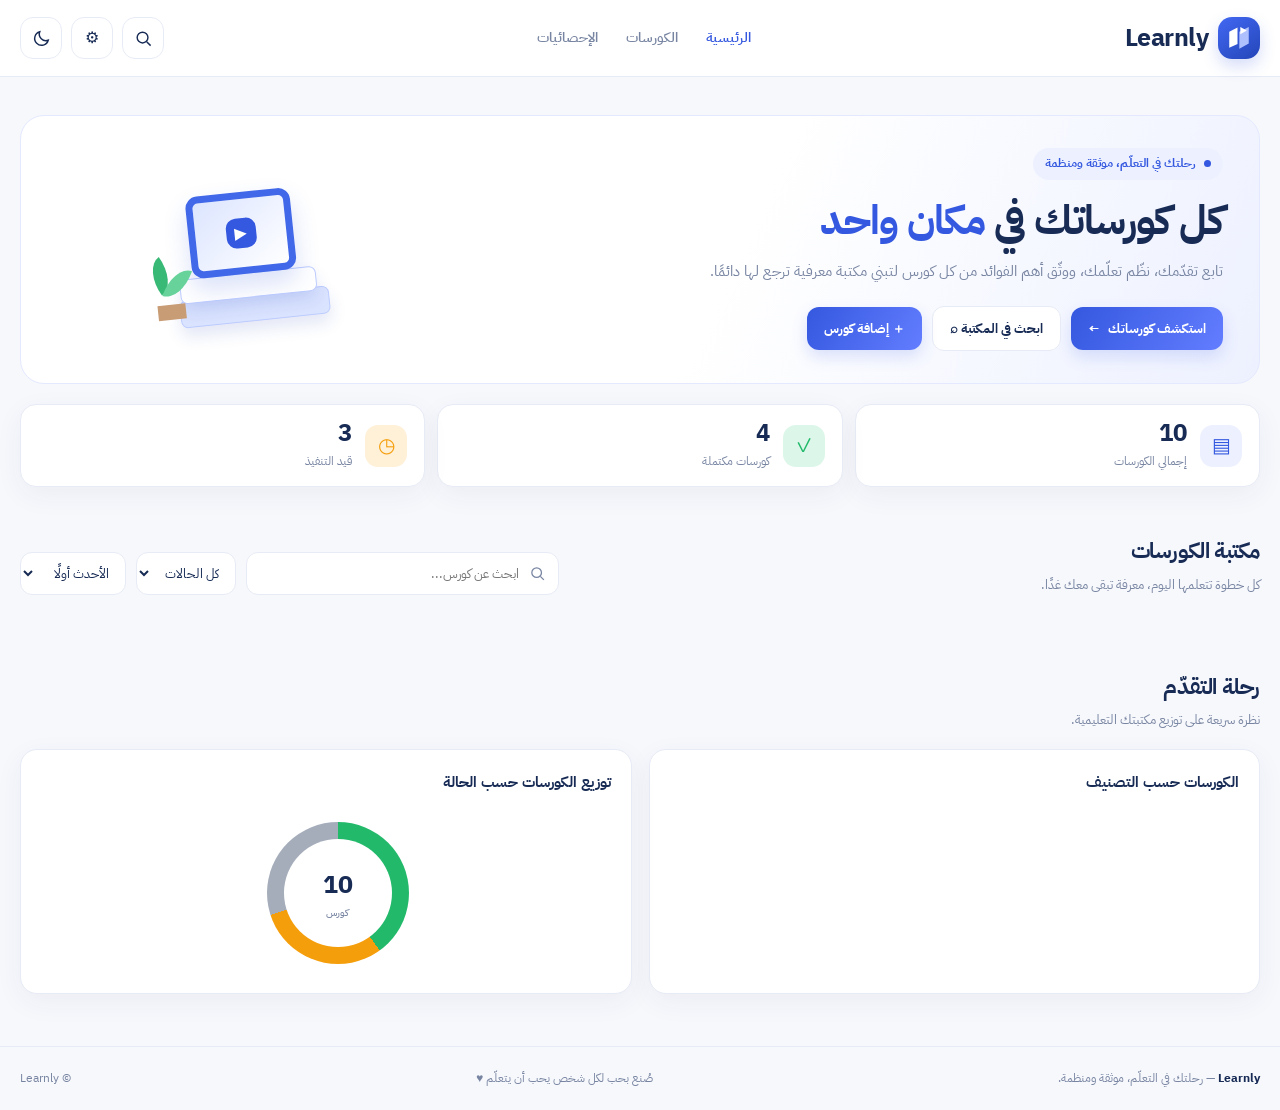
<file: index(4).html>
<!doctype html>
<html lang="ar" dir="rtl">
<head>
<meta charset="utf-8"><meta name="viewport" content="width=device-width,initial-scale=1,viewport-fit=cover"><meta name="theme-color" content="#f7f8ff"><meta name="description" content="Learnly — مركزك الشخصي لمتابعة الكورسات وتوثيق ما تعلمته"><title>Learnly | كورساتك في مكان واحد</title>
<link rel="manifest" href="manifest.webmanifest"><link rel="icon" href="icons/icon-192.png"><link rel="preconnect" href="https://fonts.googleapis.com"><link rel="preconnect" href="https://fonts.gstatic.com" crossorigin><link href="https://fonts.googleapis.com/css2?family=IBM+Plex+Sans+Arabic:wght@400;500;600;700&display=swap" rel="stylesheet">
<style>
:root{--bg:#f7f8fc;--surface:#fff;--surface2:#f2f4ff;--text:#172b55;--muted:#7885a2;--line:#e7ebf5;--primary:#3458df;--primary2:#637dff;--bluewash:#edf1ff;--green:#22b96b;--greenbg:#dcf7e9;--orange:#f59e0b;--orangebg:#fff0d8;--gray:#98a1b2;--graybg:#edf0f5;--shadow:0 8px 28px rgba(37,57,110,.055);--radius:16px}*{box-sizing:border-box}html{scroll-behavior:smooth}body{margin:0;background:var(--bg);color:var(--text);font-family:'IBM Plex Sans Arabic',Tahoma,sans-serif;line-height:1.65}body.dark{--bg:#0b1223;--surface:#111d34;--surface2:#182744;--text:#edf2ff;--muted:#a1aec9;--line:#263653;--bluewash:#1d2d55;--greenbg:#153b31;--orangebg:#49351a;--graybg:#293246;--shadow:0 8px 28px rgba(0,0,0,.16)}button,input,select{font:inherit}button{cursor:pointer}a{color:inherit;text-decoration:none}.container{width:min(1240px,calc(100% - 36px));margin:auto}.topbar{position:sticky;top:0;z-index:20;background:color-mix(in srgb,var(--surface) 92%,transparent);backdrop-filter:blur(16px);border-bottom:1px solid var(--line)}.nav{height:76px;display:flex;align-items:center;justify-content:space-between;gap:22px}.brand{display:flex;align-items:center;gap:10px;font-size:25px;font-weight:700;letter-spacing:-.5px}.brand-mark{width:42px;height:42px;border-radius:14px;background:linear-gradient(145deg,#4268f3,#2445b8);display:grid;place-items:center;color:#fff;box-shadow:0 7px 16px #3458df35}.brand-mark svg{width:26px}.navlinks{display:flex;gap:28px;align-items:center;color:var(--muted);font-size:14px;font-weight:600}.navlinks a.active,.navlinks a:hover{color:var(--primary)}.nav-actions{display:flex;gap:9px;align-items:center}.iconbtn{width:42px;height:42px;border:1px solid var(--line);background:var(--surface);color:var(--text);border-radius:13px;display:grid;place-items:center}.iconbtn svg{width:19px;height:19px}.hero{padding:38px 0 24px}.hero-panel{position:relative;overflow:hidden;border:1px solid #e4e9ff;border-radius:24px;padding:32px 36px;background:linear-gradient(115deg,var(--surface) 0%,var(--surface) 57%,#edf1ff 100%);display:grid;grid-template-columns:1.35fr .65fr;gap:24px;align-items:center}.dark .hero-panel{background:linear-gradient(115deg,var(--surface),var(--surface) 57%,#1b2a4e)}.eyebrow{display:inline-flex;gap:8px;align-items:center;background:var(--bluewash);color:var(--primary);border-radius:999px;padding:6px 12px;font-size:12px;font-weight:700}.eyebrow i{width:7px;height:7px;border-radius:50%;background:var(--primary)}h1{font-size:clamp(27px,3.2vw,42px);line-height:1.3;letter-spacing:-1px;margin:14px 0 12px} .hero p{color:var(--muted);max-width:670px;margin:0 0 22px;font-size:15px}.hero-actions{display:flex;gap:10px;flex-wrap:wrap}.btn{border:0;border-radius:12px;padding:11px 17px;font-weight:700;font-size:13px;display:inline-flex;gap:8px;align-items:center;justify-content:center;transition:transform .15s,box-shadow .15s}.btn:hover{transform:translateY(-1px)}.btn-primary{background:linear-gradient(120deg,var(--primary),var(--primary2));color:#fff;box-shadow:0 7px 16px #3458df2b}.btn-secondary{background:var(--surface);color:var(--text);border:1px solid var(--line)}.hero-art{min-height:190px;display:grid;place-items:center;position:relative}.artbook{width:190px;height:145px;position:relative;transform:rotate(-6deg)}.book{position:absolute;bottom:0;right:14px;width:150px;height:28px;border-radius:7px;background:#dbe4ff;border:1px solid #bdccff;box-shadow:0 9px 16px #2649b520}.book.b2{bottom:24px;right:25px;background:#fff;width:137px;height:25px}.screen{position:absolute;right:43px;bottom:48px;width:105px;height:82px;border:7px solid #4168e9;border-radius:12px;background:linear-gradient(140deg,#dce5ff,#fff);box-shadow:0 12px 24px #3458df2e;display:grid;place-items:center}.play{width:30px;height:30px;background:var(--primary);color:white;border-radius:10px;display:grid;place-items:center}.plant{position:absolute;bottom:10px;left:4px;width:28px;height:45px;border-bottom:15px solid #c89c75}.plant:before,.plant:after{content:'';position:absolute;background:#38b976;width:20px;height:33px;border-radius:100% 0 100% 0;transform:rotate(-30deg);top:-16px;left:-4px}.plant:after{transform:rotate(25deg);left:12px;top:-7px;background:#67d39b}.stats{display:grid;grid-template-columns:repeat(3,1fr);gap:12px;margin-top:20px}.stat{background:var(--surface);border:1px solid var(--line);border-radius:16px;padding:15px 17px;display:flex;align-items:center;gap:13px;box-shadow:var(--shadow)}.stat-icon{width:42px;height:42px;border-radius:13px;background:var(--bluewash);color:var(--primary);display:grid;place-items:center;font-size:20px}.stat-num{font-size:24px;font-weight:700;line-height:1.1}.stat-label{color:var(--muted);font-size:12px;margin-top:5px}.section{padding:22px 0}.section-head{display:flex;align-items:end;justify-content:space-between;gap:14px;margin-bottom:18px}.section-head h2{font-size:22px;margin:0;letter-spacing:-.4px}.section-head p{color:var(--muted);font-size:13px;margin:4px 0 0}.category-row{display:flex;gap:8px;overflow-x:auto;padding:2px 0 10px;scrollbar-width:thin}.chip{white-space:nowrap;border:1px solid var(--line);background:var(--surface);color:var(--muted);border-radius:999px;padding:8px 15px;font-size:12px;font-weight:600}.chip.active{background:var(--primary);border-color:var(--primary);color:#fff}.filters{display:flex;align-items:center;gap:10px;flex-wrap:wrap}.searchbox{height:43px;display:flex;align-items:center;gap:8px;background:var(--surface);border:1px solid var(--line);border-radius:12px;padding:0 12px;min-width:230px}.searchbox svg{width:17px;color:var(--muted);flex-shrink:0}.searchbox input{border:0;outline:0;background:transparent;color:var(--text);width:100%;font-size:13px}.select{height:43px;background:var(--surface);border:1px solid var(--line);border-radius:12px;color:var(--text);padding:0 12px;font-size:13px;outline:none}.course-grid{display:grid;grid-template-columns:repeat(3,minmax(0,1fr));gap:17px}.course-card{background:var(--surface);border:1px solid var(--line);border-radius:17px;overflow:hidden;box-shadow:var(--shadow);transition:transform .18s,border-color .18s;min-width:0}.course-card:hover{transform:translateY(-3px);border-color:#c8d2ff}.course-cover{height:145px;position:relative;overflow:hidden;background:linear-gradient(135deg,#eaf0ff,#cdd9ff)}.course-cover img{width:100%;height:100%;object-fit:cover;display:block}.cover-overlay{position:absolute;inset:0;background:linear-gradient(0deg,rgba(17,34,76,.28),transparent 62%)}.status{position:absolute;top:12px;right:12px;border-radius:8px;padding:5px 9px;font-size:10px;font-weight:700;z-index:1}.status.done{background:var(--greenbg);color:var(--green)}.status.progress{background:var(--orangebg);color:#d88900}.status.todo{background:var(--graybg);color:#7b8494}.cover-symbol{position:absolute;bottom:13px;left:14px;font-size:26px;filter:drop-shadow(0 2px 5px #0002)}.card-body{padding:15px 16px 16px}.cat-label{font-size:10px;font-weight:700;color:var(--primary);background:var(--bluewash);border-radius:7px;padding:4px 8px;display:inline-block;margin-bottom:9px}.card-title{font-size:16px;font-weight:700;margin:0 0 5px;line-height:1.55}.instructor{font-size:11px;color:var(--muted)}.meta-row{display:flex;align-items:center;justify-content:space-between;gap:8px;margin-top:14px;padding-top:12px;border-top:1px solid var(--line);font-size:11px;color:var(--muted)}.rating{color:#f59e0b;font-weight:700;white-space:nowrap}.card-foot{display:flex;gap:8px;margin-top:13px}.card-foot .btn{width:100%;padding:9px;font-size:12px}.progressbar{height:5px;background:var(--line);border-radius:99px;overflow:hidden;margin-top:12px}.progressbar span{height:100%;display:block;background:linear-gradient(90deg,var(--primary),#7d92ff);border-radius:99px}.empty{padding:44px 15px;text-align:center;color:var(--muted);background:var(--surface);border:1px dashed var(--line);border-radius:16px;grid-column:1/-1}.analytics{display:grid;grid-template-columns:1fr 1fr;gap:17px}.panel{background:var(--surface);border:1px solid var(--line);border-radius:17px;padding:20px;box-shadow:var(--shadow)}.panel h3{font-size:15px;margin:0 0 18px}.bars{display:grid;gap:14px}.bar-row{display:grid;grid-template-columns:100px 1fr 26px;gap:10px;align-items:center;font-size:12px}.bar-track{height:8px;border-radius:99px;background:var(--line);overflow:hidden}.bar-track span{height:100%;display:block;border-radius:99px;background:linear-gradient(90deg,#3458df,#7d91ff)}.donut-wrap{display:flex;align-items:center;justify-content:center;gap:24px;min-height:160px}.donut{width:142px;height:142px;border-radius:50%;background:conic-gradient(var(--green) 0 40%,var(--orange) 40% 70%,#a5adbb 70% 100%);display:grid;place-items:center;position:relative;flex-shrink:0}.donut:before{content:'';position:absolute;inset:17px;border-radius:50%;background:var(--surface)}.donut-center{position:relative;text-align:center;font-size:25px;font-weight:700}.donut-center small{display:block;font-size:10px;color:var(--muted);font-weight:500}.legend{display:grid;gap:10px;font-size:12px;color:var(--muted)}.legend span{display:flex;align-items:center;gap:8px}.dot{width:9px;height:9px;border-radius:50%;display:inline-block}.footer{margin-top:30px;border-top:1px solid var(--line);padding:22px 0;color:var(--muted);font-size:12px}.footer-inner{display:flex;justify-content:space-between;gap:15px;flex-wrap:wrap}.footer strong{color:var(--text)}
/* details view */
.detail-view{display:none;padding:26px 0 45px}.detail-top{display:flex;align-items:center;justify-content:space-between;gap:12px;margin-bottom:20px}.detail-layout{display:grid;grid-template-columns:minmax(0,1.55fr) minmax(270px,.8fr);gap:20px}.detail-main,.detail-side{background:var(--surface);border:1px solid var(--line);border-radius:18px;overflow:hidden}.detail-cover{height:235px;position:relative}.detail-cover img{width:100%;height:100%;object-fit:cover}.detail-content{padding:24px}.detail-content h1{font-size:29px;margin:12px 0 6px}.detail-content>p{color:var(--muted);font-size:14px}.learned{background:var(--bluewash);border:1px solid #dfe6ff;border-radius:15px;padding:19px;margin:20px 0}.learned h3{margin:0 0 10px;font-size:16px}.learned ul,.detail-content ul{padding-right:21px;margin:0}.learned li,.detail-content li{margin:7px 0;font-size:13px}.detail-content h3{font-size:17px;margin:25px 0 10px}.detail-content table{border-collapse:collapse;width:100%;font-size:12px;margin:12px 0}.detail-content th,.detail-content td{border:1px solid var(--line);padding:10px;text-align:right}.detail-content th{background:var(--surface2)}.detail-side{padding:20px;height:max-content}.detail-side h3{margin:0 0 16px;font-size:16px}.detail-info{display:grid;gap:13px}.info-row{display:flex;justify-content:space-between;gap:10px;font-size:12px;border-bottom:1px solid var(--line);padding-bottom:11px}.info-row span{color:var(--muted)}.detail-side .btn{width:100%;margin-top:17px}.detail-nav{display:flex;justify-content:space-between;gap:10px;margin-top:18px}.toast{position:fixed;bottom:20px;left:20px;background:var(--text);color:var(--surface);padding:11px 16px;border-radius:12px;box-shadow:var(--shadow);font-size:13px;opacity:0;transform:translateY(10px);transition:.2s;pointer-events:none;z-index:100}.toast.show{opacity:1;transform:translateY(0)}
@media(max-width:900px){.hero-panel{grid-template-columns:1fr .45fr;padding:26px}.hero-art{transform:scale(.8)}.course-grid{grid-template-columns:repeat(2,minmax(0,1fr))}.detail-layout{grid-template-columns:1fr}.detail-side{order:-1}.navlinks{gap:15px}.analytics{grid-template-columns:1fr 1fr}}@media(max-width:620px){.container{width:calc(100% - 26px)}.nav{height:64px}.brand{font-size:22px}.brand-mark{width:37px;height:37px}.navlinks{display:none}.hero{padding-top:20px}.hero-panel{display:block;padding:23px 20px;border-radius:20px}.hero-art{display:none}.hero p{font-size:13px}.stats{gap:8px;margin-top:13px}.stat{padding:12px 9px;display:block;text-align:center}.stat-icon{margin:0 auto 8px;width:34px;height:34px;font-size:16px}.stat-num{font-size:20px}.stat-label{font-size:10px}.section{padding:16px 0}.section-head{align-items:start;flex-direction:column}.section-head h2{font-size:20px}.filters{width:100%}.searchbox{min-width:0;flex:1;width:100%}.select{flex:1;min-width:0}.course-grid{grid-template-columns:1fr;gap:13px}.course-cover{height:165px}.card-body{padding:14px}.analytics{grid-template-columns:1fr}.donut-wrap{gap:17px}.donut{width:125px;height:125px}.donut:before{inset:15px}.detail-top{align-items:flex-start;flex-direction:column}.detail-cover{height:180px}.detail-content{padding:18px}.detail-content h1{font-size:24px}.detail-side{padding:16px}.footer-inner{flex-direction:column}.bar-row{grid-template-columns:90px 1fr 22px}}@media(prefers-reduced-motion:reduce){*{scroll-behavior:auto!important;transition:none!important}}

/* أدوات إدارة المحتوى */
.hero-actions{align-items:center}.hero-actions .btn{min-height:42px}.modal-backdrop{display:none;position:fixed;inset:0;z-index:100;background:#101a32a8;backdrop-filter:blur(5px);padding:20px;overflow:auto;align-items:flex-start;justify-content:center}.modal-backdrop.open{display:flex}.editor-modal{width:min(850px,100%);margin:auto;background:var(--surface);color:var(--text);border:1px solid var(--line);border-radius:20px;box-shadow:0 25px 80px #0003;padding:22px}.editor-head{display:flex;justify-content:space-between;align-items:center;gap:14px;margin-bottom:20px}.editor-head h2{font-size:23px;margin:8px 0 0}.form-grid{display:grid;grid-template-columns:repeat(2,minmax(0,1fr));gap:14px}.form-grid label{display:grid;gap:6px;font-size:12px;font-weight:700;color:var(--muted)}.form-grid label.wide{grid-column:1/-1}.form-grid input,.form-grid select,.form-grid textarea{width:100%;min-width:0;border:1px solid var(--line);border-radius:11px;padding:11px 12px;background:var(--bg);color:var(--text);outline:none;font:inherit;font-size:13px}.form-grid input:focus,.form-grid select:focus,.form-grid textarea:focus{border-color:var(--primary);box-shadow:0 0 0 3px #3458df18}.form-grid textarea{resize:vertical}.form-grid small{font-size:11px;font-weight:400}.editor-actions{display:flex;justify-content:flex-end;gap:10px;margin-top:20px;padding-top:16px;border-top:1px solid var(--line)}.course-link-btn{width:100%;margin-top:10px}.no-image{display:grid;place-items:center;height:100%;font-size:42px;background:linear-gradient(135deg,#edf1ff,#dbe4ff)}.upload-label{border:1px dashed var(--line);padding:12px;border-radius:12px}.danger-btn{color:#c24141!important}.editor-help{font-size:12px;color:var(--muted)}@media(max-width:620px){.hero-actions .btn{flex:1}.form-grid{grid-template-columns:1fr}.form-grid label.wide{grid-column:auto}.modal-backdrop{padding:8px}.editor-modal{padding:16px;border-radius:16px}.editor-head h2{font-size:20px}}
.settings-modal{width:min(480px,100%)}.settings-actions{display:grid;gap:10px}.settings-actions .btn{width:100%}.settings-version{margin-top:20px;padding:15px;border:1px solid var(--line);border-radius:13px;display:grid;gap:4px;background:var(--surface2)}.settings-version span,.settings-version small{color:var(--muted);font-size:12px}.settings-version strong{font-size:18px;color:var(--primary)}@media(max-width:520px){.navlinks{display:none}.brand{font-size:21px}.nav{gap:8px}.nav-actions{gap:6px}.iconbtn{width:38px;height:38px}}
</style></head>
<body>
<header class="topbar"><div class="container nav"><a href="#home" class="brand" aria-label="Learnly الرئيسية"><span class="brand-mark"><svg viewBox="0 0 40 40" fill="none"><path d="M5 10.5 17.7 4v25.2L5 35V10.5Z" fill="white"/><path d="M20.5 10.4 35 3v25.4l-14.5 8V10.4Z" fill="#AFC0FF"/><path d="m22 3 10 5.5-10 5.8V3Z" fill="white"/></svg></span>Learnly</a><nav class="navlinks"><a href="#home" class="active">الرئيسية</a><a href="#courses">الكورسات</a><a href="#analytics">الإحصائيات</a></nav><div class="nav-actions"><button class="iconbtn" id="focusSearch" aria-label="بحث"><svg viewBox="0 0 24 24" fill="none" stroke="currentColor" stroke-width="1.8"><circle cx="10.8" cy="10.8" r="6.8"/><path d="m16 16 5 5"/></svg></button><button class="iconbtn" id="settingsBtn" aria-label="الإعدادات" title="الإعدادات">⚙</button><button class="iconbtn" id="themeToggle" aria-label="تغيير المظهر"><svg viewBox="0 0 24 24" fill="none" stroke="currentColor" stroke-width="1.8"><path d="M20.5 14.2A8.3 8.3 0 0 1 9.8 3.5 8.7 8.7 0 1 0 20.5 14.2Z"/></svg></button></div></div></header>
<main id="mainPage"><section class="hero" id="home"><div class="container"><div class="hero-panel"><div><span class="eyebrow"><i></i> رحلتك في التعلّم، موثقة ومنظمة</span><h1>كل كورساتك في <span style="color:var(--primary)">مكان واحد</span></h1><p>تابع تقدّمك، نظّم تعلّمك، ووثّق أهم الفوائد من كل كورس لتبني مكتبة معرفية ترجع لها دائمًا.</p><div class="hero-actions"><a class="btn btn-primary" href="#courses">استكشف كورساتك <span>←</span></a><button class="btn btn-secondary" id="heroSearch">ابحث في المكتبة ⌕</button><button class="btn btn-primary" id="addCourseBtn">＋ إضافة كورس</button></div></div><div class="hero-art" aria-hidden="true"><div class="artbook"><div class="book"></div><div class="book b2"></div><div class="screen"><span class="play">▶</span></div><div class="plant"></div></div></div></div><div class="stats"><div class="stat"><div class="stat-icon">▤</div><div><div class="stat-num" id="totalCount">10</div><div class="stat-label">إجمالي الكورسات</div></div></div><div class="stat"><div class="stat-icon" style="color:var(--green);background:var(--greenbg)">✓</div><div><div class="stat-num" id="doneCount">4</div><div class="stat-label">كورسات مكتملة</div></div></div><div class="stat"><div class="stat-icon" style="color:var(--orange);background:var(--orangebg)">◷</div><div><div class="stat-num" id="progressCount">3</div><div class="stat-label">قيد التنفيذ</div></div></div></div></div></section>
<section class="section" id="courses"><div class="container"><div class="section-head"><div><h2>مكتبة الكورسات</h2><p>كل خطوة تتعلمها اليوم، معرفة تبقى معك غدًا.</p></div><div class="filters"><label class="searchbox"><svg viewBox="0 0 24 24" fill="none" stroke="currentColor" stroke-width="1.8"><circle cx="10.8" cy="10.8" r="6.8"/><path d="m16 16 5 5"/></svg><input id="searchInput" placeholder="ابحث عن كورس..." aria-label="ابحث عن كورس"></label><select id="statusFilter" class="select" aria-label="فلترة الحالة"><option value="all">كل الحالات</option><option value="todo">لم تبدأ</option><option value="progress">قيد التنفيذ</option><option value="done">مكتمل</option></select><select id="sortSelect" class="select" aria-label="ترتيب الكورسات"><option value="newest">الأحدث أولًا</option><option value="oldest">الأقدم أولًا</option><option value="rating">الأعلى تقييمًا</option><option value="name">الاسم</option></select></div></div><div class="category-row" id="categoryChips"></div><div class="course-grid" id="courseGrid"></div></div></section>
<section class="section" id="analytics"><div class="container"><div class="section-head"><div><h2>رحلة التقدّم</h2><p>نظرة سريعة على توزيع مكتبتك التعليمية.</p></div></div><div class="analytics"><div class="panel"><h3>الكورسات حسب التصنيف</h3><div class="bars" id="categoryBars"></div></div><div class="panel"><h3>توزيع الكورسات حسب الحالة</h3><div class="donut-wrap"><div class="donut" id="donutChart"><div class="donut-center"><span id="donutTotal">10</span><small>كورس</small></div></div><div class="legend" id="statusLegend"></div></div></div></div></div></section>
<footer class="footer"><div class="container footer-inner"><span><strong>Learnly</strong> — رحلتك في التعلّم، موثقة ومنظمة.</span><span>صُنع بحب لكل شخص يحب أن يتعلّم ♥</span><span>© <span id="year"></span> Learnly</span></div></footer></main>
<section class="detail-view" id="detailView"><div class="container"><div class="detail-top"><button class="btn btn-secondary" id="backBtn">← الرئيسية</button></div><div id="detailContent"></div></div></section><div class="modal-backdrop" id="editorBackdrop" aria-hidden="true"><section class="editor-modal" role="dialog" aria-modal="true" aria-labelledby="editorTitle"><div class="editor-head"><div><span class="eyebrow"><i></i> إدارة المكتبة</span><h2 id="editorTitle">إضافة كورس جديد</h2></div><button class="iconbtn" type="button" id="closeEditor" aria-label="إغلاق">✕</button></div><form id="courseForm"><input type="hidden" id="editId"><div class="form-grid"><label>اسم الكورس *<input id="fName" required maxlength="180" placeholder="مثال: أساسيات التصميم"></label><label>المقدم / المنصة<input id="fInstructor" placeholder="Udemy، Coursera..."></label><label>التصنيف *<input id="fCategory" list="categoryOptions" required placeholder="اختر أو اكتب تصنيفًا"><datalist id="categoryOptions"></datalist></label><label>الحالة<select id="fStatus"><option value="todo">لم تبدأ</option><option value="progress">قيد التنفيذ</option><option value="done">تم</option></select></label><label>تاريخ البدء<input id="fStart" type="date"></label><label>تاريخ الانتهاء<input id="fEnd" type="date"></label><label>آخر مراجعة<input id="fReview" type="date"></label><label>التقييم (من 0 إلى 5)<input id="fRating" type="number" min="0" max="5" step="0.1" value="0"></label><label>نسبة التقدم (%)<input id="fProgress" type="number" min="0" max="100" step="1" value="0"></label><label>رابط الكورس<input id="fLink" type="url" placeholder="https://..."></label><label class="wide">رابط صورة الغلاف<input id="fImage" type="url" placeholder="https://... أو ارفع صورة أدناه"></label><label class="wide upload-label">أو ارفع صورة من جهازك<input id="fImageFile" type="file" accept="image/*"><small>سيتم تصغير الصورة لتناسب الموقع وملف التصدير.</small></label><label class="wide">وصف الكورس<textarea id="fDescription" rows="3" placeholder="ما موضوع الكورس؟"></textarea></label><label class="wide">أهم ما تعلمته (كل نقطة في سطر)<textarea id="fLearned" rows="4" placeholder="النقطة الأولى&#10;النقطة الثانية"></textarea></label><label class="wide">الأقسام التفصيلية (كل سطر: عنوان القسم | نقطة 1؛ نقطة 2)<textarea id="fSections" rows="4" placeholder="المفاهيم الأساسية | الفكرة الأولى؛ الفكرة الثانية&#10;تطبيق عملي | جرّب ما تعلمته"></textarea><small>اكتب عنوان القسم ثم | ثم النقاط مفصولة بفاصلة منقوطة ؛</small></label></div><div class="editor-actions"><button type="button" class="btn btn-secondary" id="cancelEditor">إلغاء</button><button type="submit" class="btn btn-primary">حفظ الكورس</button></div></form></section></div><div class="modal-backdrop" id="settingsBackdrop" aria-hidden="true"><section class="editor-modal settings-modal" role="dialog" aria-modal="true" aria-labelledby="settingsTitle"><div class="editor-head"><div><span class="eyebrow"><i></i> تفضيلات التطبيق</span><h2 id="settingsTitle">الإعدادات</h2></div><button class="iconbtn" type="button" id="closeSettings" aria-label="إغلاق">✕</button></div><div class="settings-actions"><button class="btn btn-primary" id="exportBtn">⇩ تصدير نسخة احتياطية</button><button class="btn btn-secondary" id="importBtn">⇧ استيراد نسخة احتياطية</button><input type="file" id="importFile" accept="application/json,.json" hidden></div><div class="settings-version"><span>إصدار البرنامج</span><strong>1.1.0</strong><small>تاريخ الإصدار: 27 أكتوبر 2026</small></div></section></div><div class="toast" id="toast"></div>
<script src="app.js"></script></body></html>
</file>
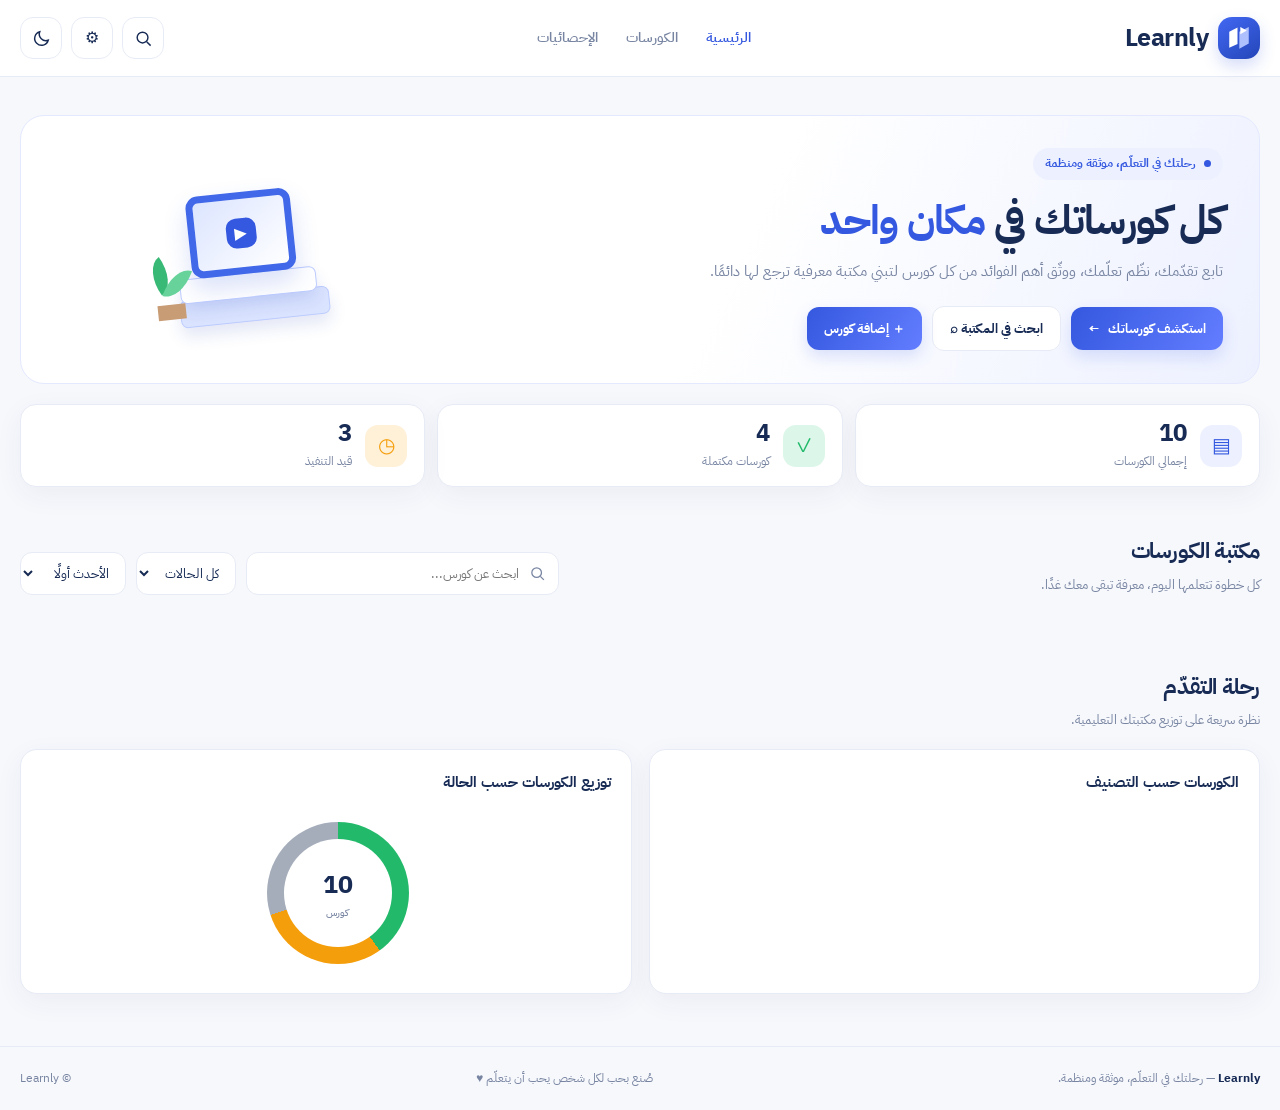
<file: index(5).html>
<!doctype html>
<html lang="ar" dir="rtl">
<head>
<meta charset="utf-8"><meta name="viewport" content="width=device-width,initial-scale=1,viewport-fit=cover"><meta name="theme-color" content="#f7f8ff"><meta name="description" content="Learnly — مركزك الشخصي لمتابعة الكورسات وتوثيق ما تعلمته"><title>Learnly | كورساتك في مكان واحد</title>
<link rel="manifest" href="manifest.webmanifest"><link rel="icon" href="icons/icon-192.png"><link rel="preconnect" href="https://fonts.googleapis.com"><link rel="preconnect" href="https://fonts.gstatic.com" crossorigin><link href="https://fonts.googleapis.com/css2?family=IBM+Plex+Sans+Arabic:wght@400;500;600;700&display=swap" rel="stylesheet">
<style>
:root{--bg:#f7f8fc;--surface:#fff;--surface2:#f2f4ff;--text:#172b55;--muted:#7885a2;--line:#e7ebf5;--primary:#3458df;--primary2:#637dff;--bluewash:#edf1ff;--green:#22b96b;--greenbg:#dcf7e9;--orange:#f59e0b;--orangebg:#fff0d8;--gray:#98a1b2;--graybg:#edf0f5;--shadow:0 8px 28px rgba(37,57,110,.055);--radius:16px}*{box-sizing:border-box}html{scroll-behavior:smooth}body{margin:0;background:var(--bg);color:var(--text);font-family:'IBM Plex Sans Arabic',Tahoma,sans-serif;line-height:1.65}body.dark{--bg:#0b1223;--surface:#111d34;--surface2:#182744;--text:#edf2ff;--muted:#a1aec9;--line:#263653;--bluewash:#1d2d55;--greenbg:#153b31;--orangebg:#49351a;--graybg:#293246;--shadow:0 8px 28px rgba(0,0,0,.16)}button,input,select{font:inherit}button{cursor:pointer}a{color:inherit;text-decoration:none}.container{width:min(1240px,calc(100% - 36px));margin:auto}.topbar{position:sticky;top:0;z-index:20;background:color-mix(in srgb,var(--surface) 92%,transparent);backdrop-filter:blur(16px);border-bottom:1px solid var(--line)}.nav{height:76px;display:flex;align-items:center;justify-content:space-between;gap:22px}.brand{display:flex;align-items:center;gap:10px;font-size:25px;font-weight:700;letter-spacing:-.5px}.brand-mark{width:42px;height:42px;border-radius:14px;background:linear-gradient(145deg,#4268f3,#2445b8);display:grid;place-items:center;color:#fff;box-shadow:0 7px 16px #3458df35}.brand-mark svg{width:26px}.navlinks{display:flex;gap:28px;align-items:center;color:var(--muted);font-size:14px;font-weight:600}.navlinks a.active,.navlinks a:hover{color:var(--primary)}.nav-actions{display:flex;gap:9px;align-items:center}.iconbtn{width:42px;height:42px;border:1px solid var(--line);background:var(--surface);color:var(--text);border-radius:13px;display:grid;place-items:center}.iconbtn svg{width:19px;height:19px}.hero{padding:38px 0 24px}.hero-panel{position:relative;overflow:hidden;border:1px solid #e4e9ff;border-radius:24px;padding:32px 36px;background:linear-gradient(115deg,var(--surface) 0%,var(--surface) 57%,#edf1ff 100%);display:grid;grid-template-columns:1.35fr .65fr;gap:24px;align-items:center}.dark .hero-panel{background:linear-gradient(115deg,var(--surface),var(--surface) 57%,#1b2a4e)}.eyebrow{display:inline-flex;gap:8px;align-items:center;background:var(--bluewash);color:var(--primary);border-radius:999px;padding:6px 12px;font-size:12px;font-weight:700}.eyebrow i{width:7px;height:7px;border-radius:50%;background:var(--primary)}h1{font-size:clamp(27px,3.2vw,42px);line-height:1.3;letter-spacing:-1px;margin:14px 0 12px} .hero p{color:var(--muted);max-width:670px;margin:0 0 22px;font-size:15px}.hero-actions{display:flex;gap:10px;flex-wrap:wrap}.btn{border:0;border-radius:12px;padding:11px 17px;font-weight:700;font-size:13px;display:inline-flex;gap:8px;align-items:center;justify-content:center;transition:transform .15s,box-shadow .15s}.btn:hover{transform:translateY(-1px)}.btn-primary{background:linear-gradient(120deg,var(--primary),var(--primary2));color:#fff;box-shadow:0 7px 16px #3458df2b}.btn-secondary{background:var(--surface);color:var(--text);border:1px solid var(--line)}.hero-art{min-height:190px;display:grid;place-items:center;position:relative}.artbook{width:190px;height:145px;position:relative;transform:rotate(-6deg)}.book{position:absolute;bottom:0;right:14px;width:150px;height:28px;border-radius:7px;background:#dbe4ff;border:1px solid #bdccff;box-shadow:0 9px 16px #2649b520}.book.b2{bottom:24px;right:25px;background:#fff;width:137px;height:25px}.screen{position:absolute;right:43px;bottom:48px;width:105px;height:82px;border:7px solid #4168e9;border-radius:12px;background:linear-gradient(140deg,#dce5ff,#fff);box-shadow:0 12px 24px #3458df2e;display:grid;place-items:center}.play{width:30px;height:30px;background:var(--primary);color:white;border-radius:10px;display:grid;place-items:center}.plant{position:absolute;bottom:10px;left:4px;width:28px;height:45px;border-bottom:15px solid #c89c75}.plant:before,.plant:after{content:'';position:absolute;background:#38b976;width:20px;height:33px;border-radius:100% 0 100% 0;transform:rotate(-30deg);top:-16px;left:-4px}.plant:after{transform:rotate(25deg);left:12px;top:-7px;background:#67d39b}.stats{display:grid;grid-template-columns:repeat(3,1fr);gap:12px;margin-top:20px}.stat{background:var(--surface);border:1px solid var(--line);border-radius:16px;padding:15px 17px;display:flex;align-items:center;gap:13px;box-shadow:var(--shadow)}.stat-icon{width:42px;height:42px;border-radius:13px;background:var(--bluewash);color:var(--primary);display:grid;place-items:center;font-size:20px}.stat-num{font-size:24px;font-weight:700;line-height:1.1}.stat-label{color:var(--muted);font-size:12px;margin-top:5px}.section{padding:22px 0}.section-head{display:flex;align-items:end;justify-content:space-between;gap:14px;margin-bottom:18px}.section-head h2{font-size:22px;margin:0;letter-spacing:-.4px}.section-head p{color:var(--muted);font-size:13px;margin:4px 0 0}.category-row{display:flex;gap:8px;overflow-x:auto;padding:2px 0 10px;scrollbar-width:thin}.chip{white-space:nowrap;border:1px solid var(--line);background:var(--surface);color:var(--muted);border-radius:999px;padding:8px 15px;font-size:12px;font-weight:600}.chip.active{background:var(--primary);border-color:var(--primary);color:#fff}.filters{display:flex;align-items:center;gap:10px;flex-wrap:wrap}.searchbox{height:43px;display:flex;align-items:center;gap:8px;background:var(--surface);border:1px solid var(--line);border-radius:12px;padding:0 12px;min-width:230px}.searchbox svg{width:17px;color:var(--muted);flex-shrink:0}.searchbox input{border:0;outline:0;background:transparent;color:var(--text);width:100%;font-size:13px}.select{height:43px;background:var(--surface);border:1px solid var(--line);border-radius:12px;color:var(--text);padding:0 12px;font-size:13px;outline:none}.course-grid{display:grid;grid-template-columns:repeat(3,minmax(0,1fr));gap:17px}.course-card{background:var(--surface);border:1px solid var(--line);border-radius:17px;overflow:hidden;box-shadow:var(--shadow);transition:border-color .18s;min-width:0}.course-card:hover{border-color:var(--line)}.course-cover{height:145px;position:relative;overflow:hidden;background:linear-gradient(135deg,#eaf0ff,#cdd9ff)}.course-cover img{width:100%;height:100%;object-fit:cover;display:block}.cover-overlay{position:absolute;inset:0;background:linear-gradient(0deg,rgba(17,34,76,.28),transparent 62%)}.status{position:absolute;top:12px;right:12px;border-radius:8px;padding:5px 9px;font-size:10px;font-weight:700;z-index:1}.status.done{background:var(--greenbg);color:var(--green)}.status.progress{background:var(--orangebg);color:#d88900}.status.todo{background:var(--graybg);color:#7b8494}.cover-symbol{position:absolute;bottom:13px;left:14px;font-size:26px;filter:drop-shadow(0 2px 5px #0002)}.card-body{padding:15px 16px 16px}.cat-label{font-size:10px;font-weight:700;color:var(--primary);background:var(--bluewash);border-radius:7px;padding:4px 8px;display:inline-block;margin-bottom:9px}.card-title{font-size:16px;font-weight:700;margin:0 0 5px;line-height:1.55}.instructor{font-size:11px;color:var(--muted)}.meta-row{display:flex;align-items:center;justify-content:space-between;gap:8px;margin-top:14px;padding-top:12px;border-top:1px solid var(--line);font-size:11px;color:var(--muted)}.rating{color:#f59e0b;font-weight:700;white-space:nowrap}.card-foot{display:flex;gap:8px;margin-top:13px}.card-foot .btn{width:100%;padding:9px;font-size:12px}.progressbar{height:5px;background:var(--line);border-radius:99px;overflow:hidden;margin-top:12px}.progressbar span{height:100%;display:block;background:linear-gradient(90deg,var(--primary),#7d92ff);border-radius:99px}.empty{padding:44px 15px;text-align:center;color:var(--muted);background:var(--surface);border:1px dashed var(--line);border-radius:16px;grid-column:1/-1}.analytics{display:grid;grid-template-columns:1fr 1fr;gap:17px}.panel{background:var(--surface);border:1px solid var(--line);border-radius:17px;padding:20px;box-shadow:var(--shadow)}.panel h3{font-size:15px;margin:0 0 18px}.bars{display:grid;gap:14px}.bar-row{display:grid;grid-template-columns:100px 1fr 26px;gap:10px;align-items:center;font-size:12px}.bar-track{height:8px;border-radius:99px;background:var(--line);overflow:hidden}.bar-track span{height:100%;display:block;border-radius:99px;background:linear-gradient(90deg,#3458df,#7d91ff)}.donut-wrap{display:flex;align-items:center;justify-content:center;gap:24px;min-height:160px}.donut{width:142px;height:142px;border-radius:50%;background:conic-gradient(var(--green) 0 40%,var(--orange) 40% 70%,#a5adbb 70% 100%);display:grid;place-items:center;position:relative;flex-shrink:0}.donut:before{content:'';position:absolute;inset:17px;border-radius:50%;background:var(--surface)}.donut-center{position:relative;text-align:center;font-size:25px;font-weight:700}.donut-center small{display:block;font-size:10px;color:var(--muted);font-weight:500}.legend{display:grid;gap:10px;font-size:12px;color:var(--muted)}.legend span{display:flex;align-items:center;gap:8px}.dot{width:9px;height:9px;border-radius:50%;display:inline-block}.footer{margin-top:30px;border-top:1px solid var(--line);padding:22px 0;color:var(--muted);font-size:12px}.footer-inner{display:flex;justify-content:space-between;gap:15px;flex-wrap:wrap}.footer strong{color:var(--text)}
/* details view */
.detail-view{display:none;padding:26px 0 45px}.detail-top{display:flex;align-items:center;justify-content:space-between;gap:12px;margin-bottom:20px}.detail-layout{display:grid;grid-template-columns:minmax(0,1.55fr) minmax(270px,.8fr);gap:20px}.detail-main,.detail-side{background:var(--surface);border:1px solid var(--line);border-radius:18px;overflow:hidden}.detail-cover{height:235px;position:relative}.detail-cover img{width:100%;height:100%;object-fit:cover}.detail-content{padding:24px}.detail-content h1{font-size:29px;margin:12px 0 6px}.detail-content>p{color:var(--muted);font-size:14px}.learned{background:var(--bluewash);border:1px solid #dfe6ff;border-radius:15px;padding:19px;margin:20px 0}.learned h3{margin:0 0 10px;font-size:16px}.learned ul,.detail-content ul{padding-right:21px;margin:0}.learned li,.detail-content li{margin:7px 0;font-size:13px}.detail-content h3{font-size:17px;margin:25px 0 10px}.detail-content table{border-collapse:collapse;width:100%;font-size:12px;margin:12px 0}.detail-content th,.detail-content td{border:1px solid var(--line);padding:10px;text-align:right}.detail-content th{background:var(--surface2)}.detail-side{padding:20px;height:max-content}.detail-side h3{margin:0 0 16px;font-size:16px}.detail-info{display:grid;gap:13px}.info-row{display:flex;justify-content:space-between;gap:10px;font-size:12px;border-bottom:1px solid var(--line);padding-bottom:11px}.info-row span{color:var(--muted)}.detail-side .btn{width:100%;margin-top:17px}.detail-nav{display:flex;justify-content:space-between;gap:10px;margin-top:18px}.toast{position:fixed;bottom:20px;left:20px;background:var(--text);color:var(--surface);padding:11px 16px;border-radius:12px;box-shadow:var(--shadow);font-size:13px;opacity:0;transform:translateY(10px);transition:.2s;pointer-events:none;z-index:100}.toast.show{opacity:1;transform:translateY(0)}
@media(max-width:900px){.hero-panel{grid-template-columns:1fr .45fr;padding:26px}.hero-art{transform:scale(.8)}.course-grid{grid-template-columns:repeat(2,minmax(0,1fr))}.detail-layout{grid-template-columns:1fr}.detail-side{order:-1}.navlinks{gap:15px}.analytics{grid-template-columns:1fr 1fr}}@media(max-width:620px){.container{width:calc(100% - 26px)}.nav{height:64px}.brand{font-size:22px}.brand-mark{width:37px;height:37px}.navlinks{display:none}.hero{padding-top:20px}.hero-panel{display:block;padding:23px 20px;border-radius:20px}.hero-art{display:none}.hero p{font-size:13px}.stats{gap:8px;margin-top:13px}.stat{padding:12px 9px;display:block;text-align:center}.stat-icon{margin:0 auto 8px;width:34px;height:34px;font-size:16px}.stat-num{font-size:20px}.stat-label{font-size:10px}.section{padding:16px 0}.section-head{align-items:start;flex-direction:column}.section-head h2{font-size:20px}.filters{width:100%}.searchbox{min-width:0;flex:1;width:100%}.select{flex:1;min-width:0}.course-grid{grid-template-columns:1fr;gap:13px}.course-cover{height:165px}.card-body{padding:14px}.analytics{grid-template-columns:1fr}.donut-wrap{gap:17px}.donut{width:125px;height:125px}.donut:before{inset:15px}.detail-top{align-items:flex-start;flex-direction:column}.detail-cover{height:180px}.detail-content{padding:18px}.detail-content h1{font-size:24px}.detail-side{padding:16px}.footer-inner{flex-direction:column}.bar-row{grid-template-columns:90px 1fr 22px}}@media(prefers-reduced-motion:reduce){*{scroll-behavior:auto!important;transition:none!important}}

/* أدوات إدارة المحتوى */
.hero-actions{align-items:center}.hero-actions .btn{min-height:42px}.modal-backdrop{display:none;position:fixed;inset:0;z-index:100;background:#101a32a8;backdrop-filter:blur(5px);padding:20px;overflow:auto;align-items:flex-start;justify-content:center}.modal-backdrop.open{display:flex}.editor-modal{width:min(850px,100%);margin:auto;background:var(--surface);color:var(--text);border:1px solid var(--line);border-radius:20px;box-shadow:0 25px 80px #0003;padding:22px}.editor-head{display:flex;justify-content:space-between;align-items:center;gap:14px;margin-bottom:20px}.editor-head h2{font-size:23px;margin:8px 0 0}.form-grid{display:grid;grid-template-columns:repeat(2,minmax(0,1fr));gap:14px}.form-grid label{display:grid;gap:6px;font-size:12px;font-weight:700;color:var(--muted)}.form-grid label.wide{grid-column:1/-1}.form-grid input,.form-grid select,.form-grid textarea{width:100%;min-width:0;border:1px solid var(--line);border-radius:11px;padding:11px 12px;background:var(--bg);color:var(--text);outline:none;font:inherit;font-size:13px}.form-grid input:focus,.form-grid select:focus,.form-grid textarea:focus{border-color:var(--primary);box-shadow:0 0 0 3px #3458df18}.form-grid textarea{resize:vertical}.form-grid small{font-size:11px;font-weight:400}.editor-actions{display:flex;justify-content:flex-end;gap:10px;margin-top:20px;padding-top:16px;border-top:1px solid var(--line)}course-link-btn{width:100%;margin-top:10px}.no-image{display:grid;place-items:center;height:100%;font-size:42px;background:linear-gradient(135deg,#edf1ff,#dbe4ff)}.upload-label{border:1px dashed var(--line);padding:12px;border-radius:12px}.danger-btn{color:#c24141!important}.editor-help{font-size:12px;color:var(--muted)}@media(max-width:620px){.hero-actions .btn{flex:1}.form-grid{grid-template-columns:1fr}.form-grid label.wide{grid-column:auto}.modal-backdrop{padding:8px}.editor-modal{padding:16px;border-radius:16px}.editor-head h2{font-size:20px}}
.settings-modal{width:min(480px,100%)}.settings-actions{display:grid;gap:10px}.settings-actions .btn{width:100%}.settings-version{margin-top:20px;padding:15px;border:1px solid var(--line);border-radius:13px;display:grid;gap:4px;background:var(--surface2)}.settings-version span,.settings-version small{color:var(--muted);font-size:12px}.settings-version strong{font-size:18px;color:var(--primary)}@media(max-width:520px){.navlinks{display:none}.brand{font-size:21px}.nav{gap:8px}.nav-actions{gap:6px}.iconbtn{width:38px;height:38px}}
</style></head>
<body>
<header class="topbar"><div class="container nav"><a href="#home" class="brand" aria-label="Learnly الرئيسية"><span class="brand-mark"><svg viewBox="0 0 40 40" fill="none"><path d="M5 10.5 17.7 4v25.2L5 35V10.5Z" fill="white"/><path d="M20.5 10.4 35 3v25.4l-14.5 8V10.4Z" fill="#AFC0FF"/><path d="m22 3 10 5.5-10 5.8V3Z" fill="white"/></svg></span>Learnly</a><nav class="navlinks"><a href="#home" class="active">الرئيسية</a><a href="#courses">الكورسات</a><a href="#analytics">الإحصائيات</a></nav><div class="nav-actions"><button class="iconbtn" id="focusSearch" aria-label="بحث"><svg viewBox="0 0 24 24" fill="none" stroke="currentColor" stroke-width="1.8"><circle cx="10.8" cy="10.8" r="6.8"/><path d="m16 16 5 5"/></svg></button><button class="iconbtn" id="settingsBtn" aria-label="الإعدادات" title="الإعدادات">⚙</button><button class="iconbtn" id="themeToggle" aria-label="تغيير المظهر"><svg viewBox="0 0 24 24" fill="none" stroke="currentColor" stroke-width="1.8"><path d="M20.5 14.2A8.3 8.3 0 0 1 9.8 3.5 8.7 8.7 0 1 0 20.5 14.2Z"/></svg></button></div></div></header>
<main id="mainPage"><section class="hero" id="home"><div class="container"><div class="hero-panel"><div><span class="eyebrow"><i></i> رحلتك في التعلّم، موثقة ومنظمة</span><h1>كل كورساتك في <span style="color:var(--primary)">مكان واحد</span></h1><p>تابع تقدّمك، نظّم تعلّمك، ووثّق أهم الفوائد من كل كورس لتبني مكتبة معرفية ترجع لها دائمًا.</p><div class="hero-actions"><a class="btn btn-primary" href="#courses">استكشف كورساتك <span>←</span></a><button class="btn btn-secondary" id="heroSearch">ابحث في المكتبة ⌕</button><button class="btn btn-primary" id="addCourseBtn">＋ إضافة كورس</button></div></div><div class="hero-art" aria-hidden="true"><div class="artbook"><div class="book"></div><div class="book b2"></div><div class="screen"><span class="play">▶</span></div><div class="plant"></div></div></div></div><div class="stats"><div class="stat"><div class="stat-icon">▤</div><div><div class="stat-num" id="totalCount">10</div><div class="stat-label">إجمالي الكورسات</div></div></div><div class="stat"><div class="stat-icon" style="color:var(--green);background:var(--greenbg)">✓</div><div><div class="stat-num" id="doneCount">4</div><div class="stat-label">كورسات مكتملة</div></div></div><div class="stat"><div class="stat-icon" style="color:var(--orange);background:var(--orangebg)">◷</div><div><div class="stat-num" id="progressCount">3</div><div class="stat-label">قيد التنفيذ</div></div></div></div></div></section>
<section class="section" id="courses"><div class="container"><div class="section-head"><div><h2>مكتبة الكورسات</h2><p>كل خطوة تتعلمها اليوم، معرفة تبقى معك غدًا.</p></div><div class="filters"><label class="searchbox"><svg viewBox="0 0 24 24" fill="none" stroke="currentColor" stroke-width="1.8"><circle cx="10.8" cy="10.8" r="6.8"/><path d="m16 16 5 5"/></svg><input id="searchInput" placeholder="ابحث عن كورس..." aria-label="ابحث عن كورس"></label><select id="statusFilter" class="select" aria-label="فلترة الحالة"><option value="all">كل الحالات</option><option value="todo">لم تبدأ</option><option value="progress">قيد التنفيذ</option><option value="done">مكتمل</option></select><select id="sortSelect" class="select" aria-label="ترتيب الكورسات"><option value="newest">الأحدث أولًا</option><option value="oldest">الأقدم أولًا</option><option value="rating">الأعلى تقييمًا</option><option value="name">الاسم</option></select></div></div><div class="category-row" id="categoryChips"></div><div class="course-grid" id="courseGrid"></div></div></section>
<section class="section" id="analytics"><div class="container"><div class="section-head"><div><h2>رحلة التقدّم</h2><p>نظرة سريعة على توزيع مكتبتك التعليمية.</p></div></div><div class="analytics"><div class="panel"><h3>الكورسات حسب التصنيف</h3><div class="bars" id="categoryBars"></div></div><div class="panel"><h3>توزيع الكورسات حسب الحالة</h3><div class="donut-wrap"><div class="donut" id="donutChart"><div class="donut-center"><span id="donutTotal">10</span><small>كورس</small></div></div><div class="legend" id="statusLegend"></div></div></div></div></div></section>
<footer class="footer"><div class="container footer-inner"><span><strong>Learnly</strong> — رحلتك في التعلّم، موثقة ومنظمة.</span><span>صُنع بحب لكل شخص يحب أن يتعلّم ♥</span><span>© <span id="year"></span> Learnly</span></div></footer></main>
<section class="detail-view" id="detailView"><div class="container"><div class="detail-top"><button class="btn btn-secondary" id="backBtn">← الرئيسية</button></div><div id="detailContent"></div></div></section><div class="modal-backdrop" id="editorBackdrop" aria-hidden="true"><section class="editor-modal" role="dialog" aria-modal="true" aria-labelledby="editorTitle"><div class="editor-head"><div><span class="eyebrow"><i></i> إدارة المكتبة</span><h2 id="editorTitle">إضافة كورس جديد</h2></div><button class="iconbtn" type="button" id="closeEditor" aria-label="إغلاق">✕</button></div><form id="courseForm"><input type="hidden" id="editId"><div class="form-grid"><label>اسم الكورس *<input id="fName" required maxlength="180" placeholder="مثال: أساسيات التصميم"></label><label>المقدم / المنصة<input id="fInstructor" placeholder="Udemy، Coursera..."></label><label>التصنيف *<input id="fCategory" list="categoryOptions" required placeholder="اختر أو اكتب تصنيفًا"><datalist id="categoryOptions"></datalist></label><label>الحالة<select id="fStatus"><option value="todo">لم تبدأ</option><option value="progress">قيد التنفيذ</option><option value="done">تم</option></select></label><label>تاريخ البدء<input id="fStart" type="date"></label><label>تاريخ الانتهاء<input id="fEnd" type="date"></label><label>آخر مراجعة<input id="fReview" type="date"></label><label>التقييم (من 0 إلى 5)<input id="fRating" type="number" min="0" max="5" step="0.1" value="0"></label><label>نسبة التقدم (%)<input id="fProgress" type="number" min="0" max="100" step="1" value="0"></label><label>رابط الكورس<input id="fLink" type="url" placeholder="https://..."></label><label class="wide">رابط صورة الغلاف<input id="fImage" type="url" placeholder="https://... أو ارفع صورة أدناه"></label><label class="wide upload-label">أو ارفع صورة من جهازك<input id="fImageFile" type="file" accept="image/*"><small>سيتم تصغير الصورة لتناسب الموقع وملف التصدير.</small></label><label class="wide">وصف الكورس<textarea id="fDescription" rows="3" placeholder="ما موضوع الكورس؟"></textarea></label><label class="wide">أهم ما تعلمته (كل نقطة في سطر)<textarea id="fLearned" rows="4" placeholder="النقطة الأولى&#10;النقطة الثانية"></textarea></label><label class="wide">الأقسام التفصيلية (كل سطر: عنوان القسم | نقطة 1؛ نقطة 2)<textarea id="fSections" rows="4" placeholder="المفاهيم الأساسية | الفكرة الأولى؛ الفكرة الثانية&#10;تطبيق عملي | جرّب ما تعلمته"></textarea><small>اكتب عنوان القسم ثم | ثم النقاط مفصولة بفاصلة منقوطة ؛</small></label></div><div class="editor-actions"><button type="button" class="btn btn-secondary" id="cancelEditor">إلغاء</button><button type="submit" class="btn btn-primary">حفظ الكورس</button></div></form></section></div><div class="modal-backdrop" id="settingsBackdrop" aria-hidden="true"><section class="editor-modal settings-modal" role="dialog" aria-modal="true" aria-labelledby="settingsTitle"><div class="editor-head"><div><span class="eyebrow"><i></i> تفضيلات التطبيق</span><h2 id="settingsTitle">الإعدادات</h2></div><button class="iconbtn" type="button" id="closeSettings" aria-label="إغلاق">✕</button></div><div class="settings-actions"><button class="btn btn-primary" id="exportBtn">⇩ تصدير نسخة احتياطية</button><button class="btn btn-secondary" id="importBtn">⇧ استيراد نسخة احتياطية</button><input type="file" id="importFile" accept="application/json,.json" hidden></div><div class="settings-version"><span>إصدار البرنامج</span><strong>1.1.0</strong><small>تاريخ الإصدار: 27 أكتوبر 2026</small></div></section></div><div class="toast" id="toast"></div>
<script src="app.js"></script></body></html>
</file>
